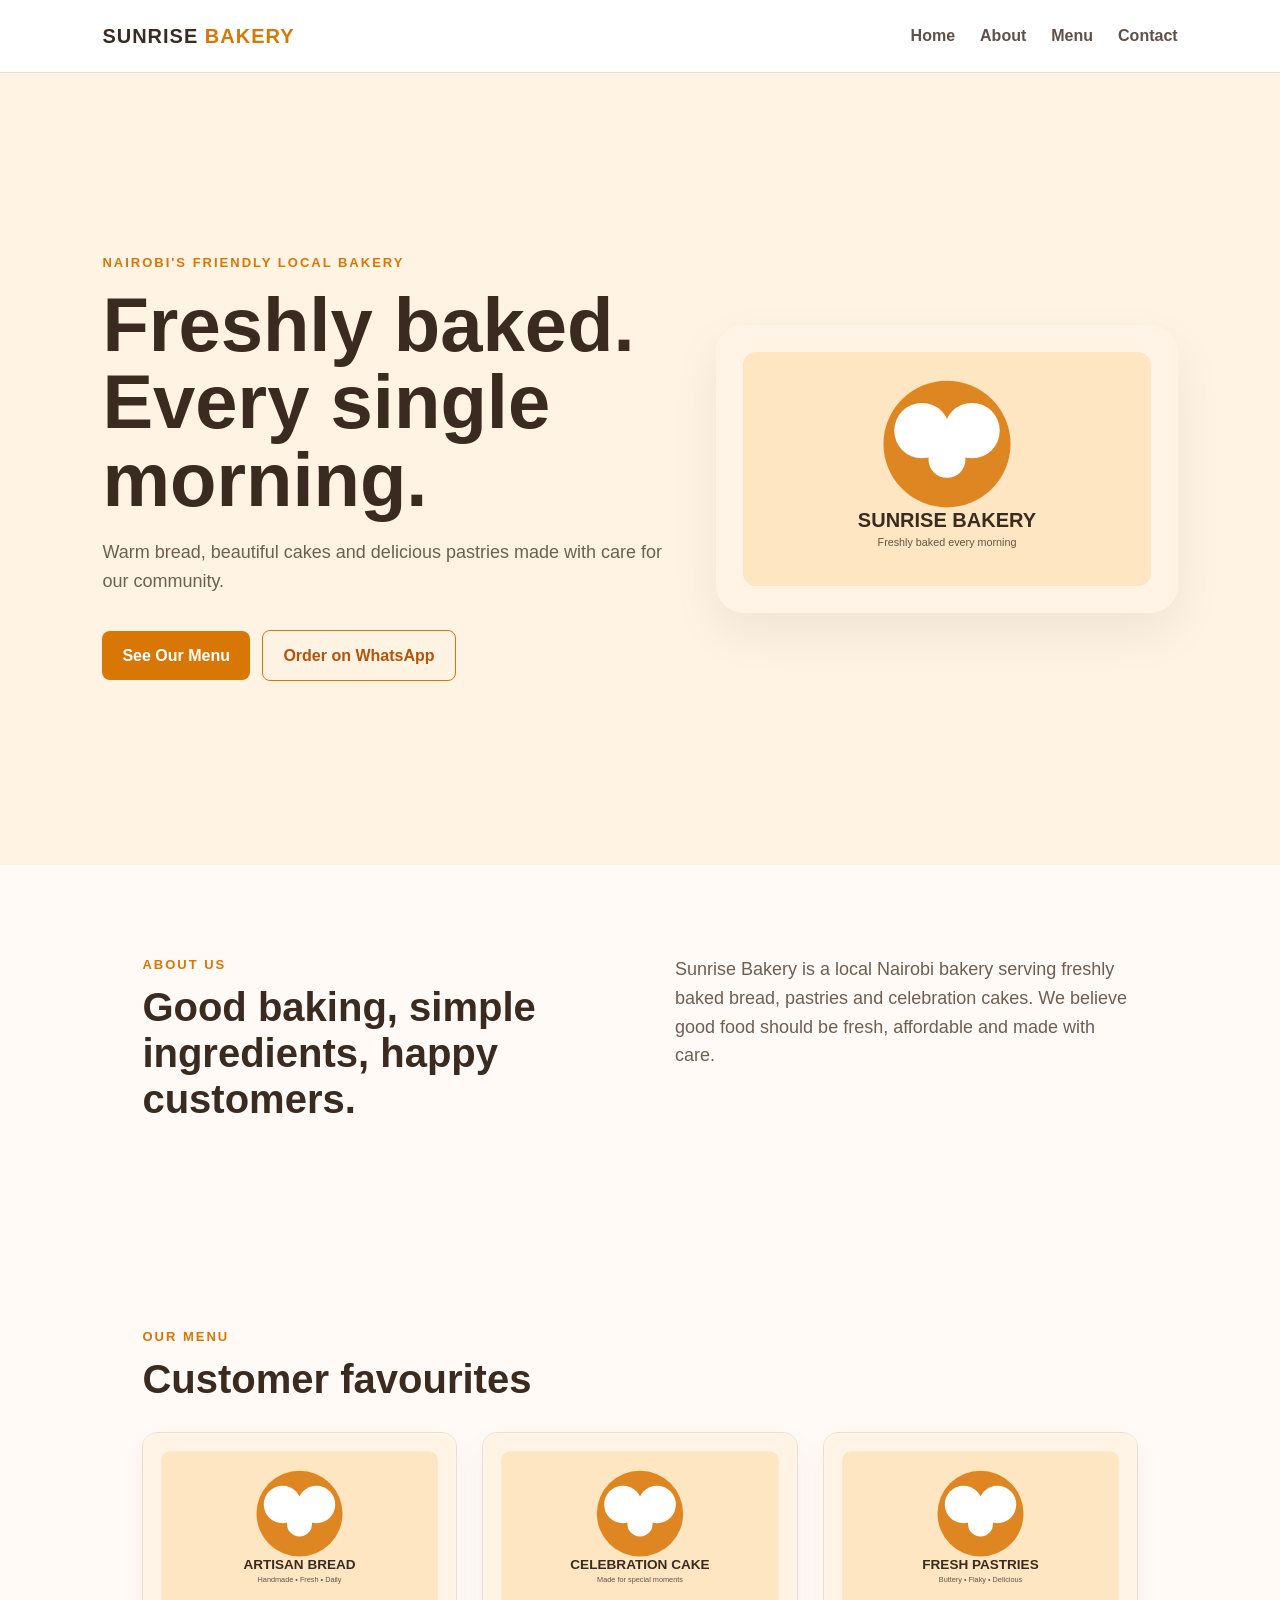
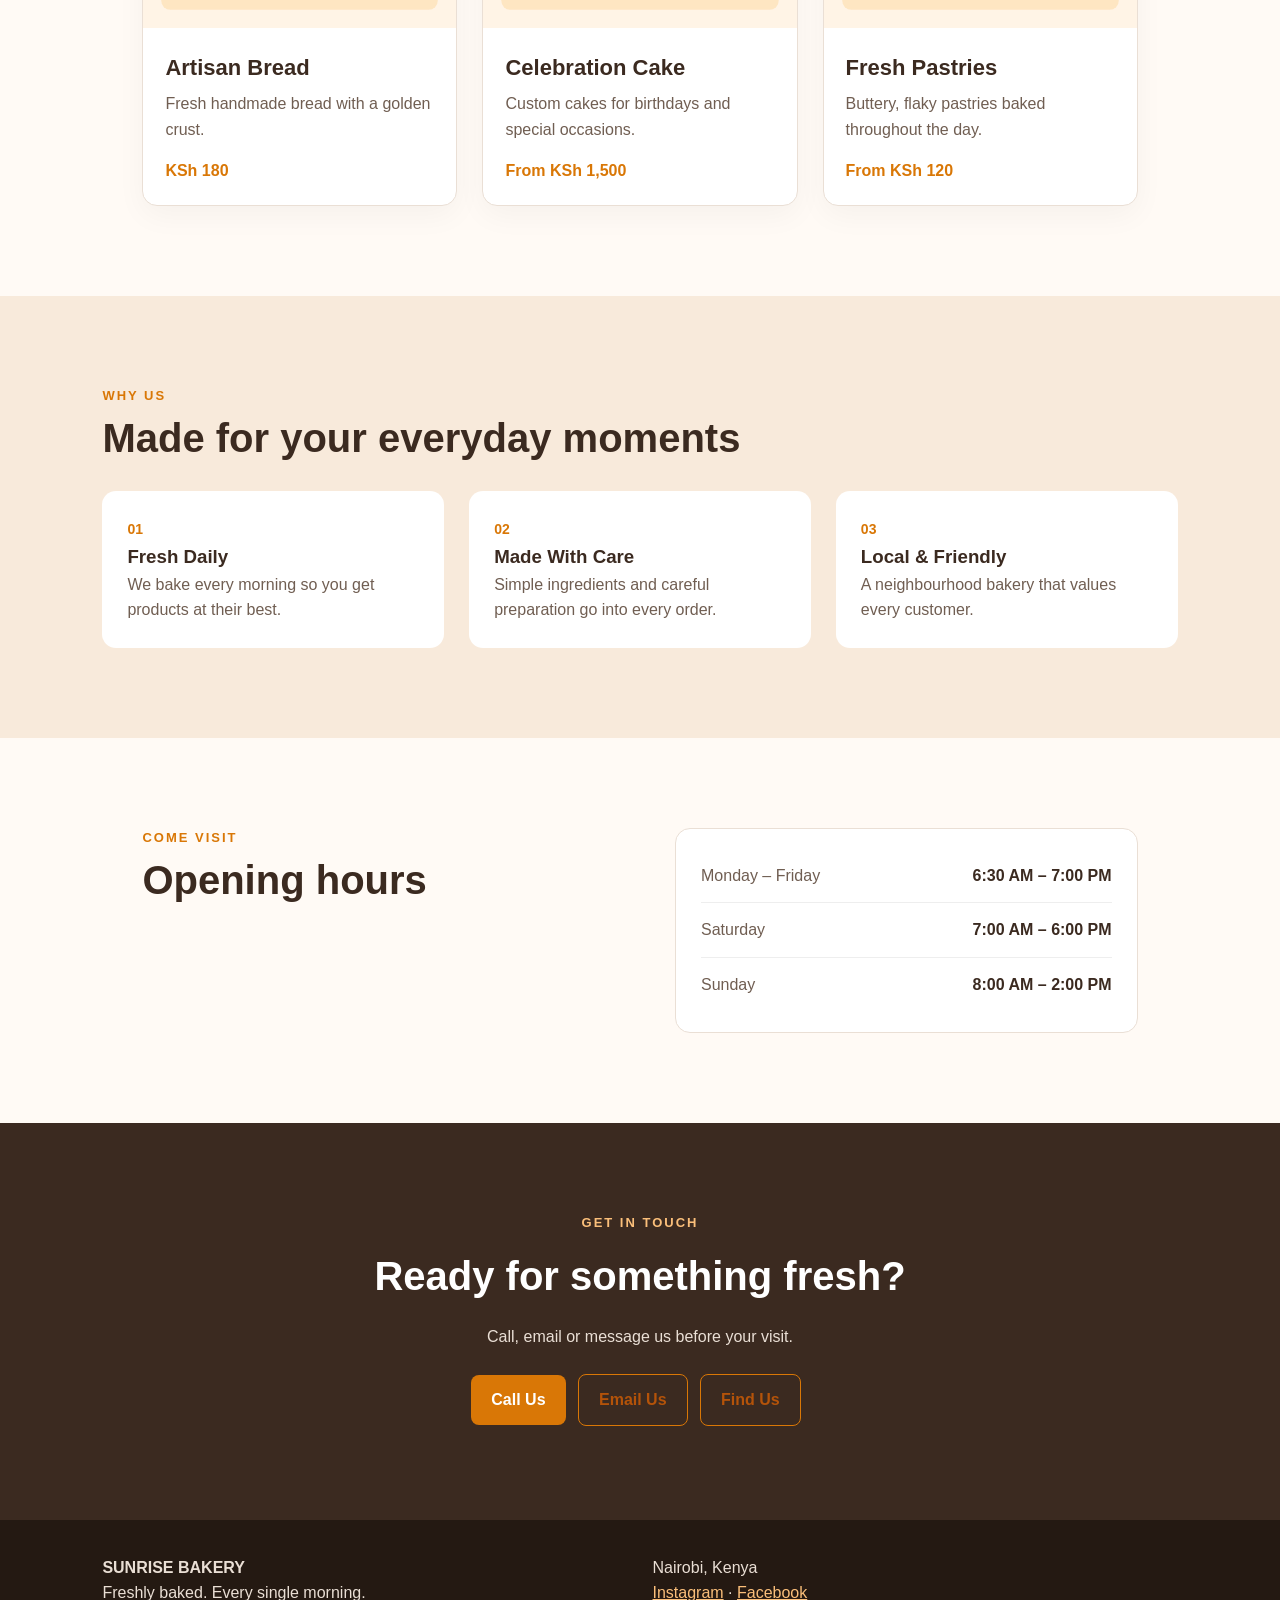
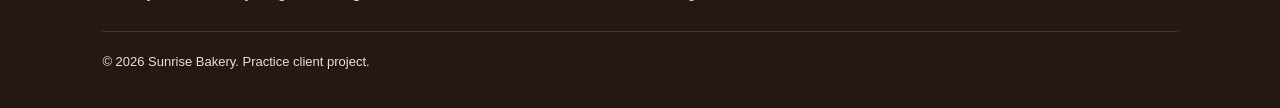
<file: examples/sunrise_bakery_client_html_css_project/reference/index.html>
<!DOCTYPE html>
<html lang="en">

<head>
  <meta charset="UTF-8">
  <meta name="viewport" content="width=device-width, initial-scale=1.0">
  <title>Sunrise Bakery | Nairobi</title>
  <link rel="stylesheet" href="style.css">
</head>

<body>
  <header class="header">
    <a class="logo" href="#home">SUNRISE <span>BAKERY</span></a>
    <nav><a href="#home">Home</a><a href="#about">About</a><a href="#menu">Menu</a><a href="#contact">Contact</a></nav>
  </header>

  <main>
    <section id="home" class="hero">
      <div>
        <p class="eyebrow">NAIROBI'S FRIENDLY LOCAL BAKERY</p>
        <h1>Freshly baked.<br>Every single morning.</h1>
        <p class="lead">Warm bread, beautiful cakes and delicious pastries made with care for our community.</p>
        <a class="button" href="#menu">See Our Menu</a>
        <a class="button outline" href="https://wa.me/254700123456">Order on WhatsApp</a>
      </div>
      <img src="../assets/hero.svg" alt="Sunrise Bakery">
    </section>

    <section id="about" class="section about">
      <div>
        <p class="eyebrow">ABOUT US</p>
        <h2>Good baking, simple ingredients, happy customers.</h2>
      </div>
      <p>Sunrise Bakery is a local Nairobi bakery serving freshly baked bread, pastries and celebration cakes. We
        believe good food should be fresh, affordable and made with care.</p>
    </section>

    <section id="menu" class="section">
      <p class="eyebrow">OUR MENU</p>
      <h2>Customer favourites</h2>
      <div class="grid">
        <article class="card"><img src="../assets/bread.svg" alt="Artisan bread">
          <div>
            <h3>Artisan Bread</h3>
            <p>Fresh handmade bread with a golden crust.</p><strong>KSh 180</strong>
          </div>
        </article>
        <article class="card"><img src="../assets/cake.svg" alt="Celebration cake">
          <div>
            <h3>Celebration Cake</h3>
            <p>Custom cakes for birthdays and special occasions.</p><strong>From KSh 1,500</strong>
          </div>
        </article>
        <article class="card"><img src="../assets/pastry.svg" alt="Fresh pastries">
          <div>
            <h3>Fresh Pastries</h3>
            <p>Buttery, flaky pastries baked throughout the day.</p><strong>From KSh 120</strong>
          </div>
        </article>
      </div>
    </section>

    <section class="section benefits">
      <p class="eyebrow">WHY US</p>
      <h2>Made for your everyday moments</h2>
      <div class="grid">
        <div class="feature"><b>01</b>
          <h3>Fresh Daily</h3>
          <p>We bake every morning so you get products at their best.</p>
        </div>
        <div class="feature"><b>02</b>
          <h3>Made With Care</h3>
          <p>Simple ingredients and careful preparation go into every order.</p>
        </div>
        <div class="feature"><b>03</b>
          <h3>Local & Friendly</h3>
          <p>A neighbourhood bakery that values every customer.</p>
        </div>
      </div>
    </section>

    <section class="section hours">
      <div>
        <p class="eyebrow">COME VISIT</p>
        <h2>Opening hours</h2>
      </div>
      <div class="hours-list">
        <p><span>Monday – Friday</span><b>6:30 AM – 7:00 PM</b></p>
        <p><span>Saturday</span><b>7:00 AM – 6:00 PM</b></p>
        <p><span>Sunday</span><b>8:00 AM – 2:00 PM</b></p>
      </div>
    </section>

    <section id="contact" class="contact">
      <p class="eyebrow">GET IN TOUCH</p>
      <h2>Ready for something fresh?</h2>
      <p>Call, email or message us before your visit.</p>
      <a class="button" href="tel:+254700123456">Call Us</a>
      <a class="button outline" href="mailto:hello@sunrisebakery.example">Email Us</a>
      <a class="button outline" href="https://www.google.com/maps/search/?api=1&query=Nairobi%2C%20Kenya">Find Us</a>
    </section>
  </main>

  <footer>
    <div><strong>SUNRISE BAKERY</strong>
      <p>Freshly baked. Every single morning.</p>
    </div>
    <div>Nairobi, Kenya<br><a href="https://www.instagram.com/">Instagram</a> · <a
        href="https://www.facebook.com/">Facebook</a></div>
    <p class="copyright">© 2026 Sunrise Bakery. Practice client project.</p>
  </footer>
</body>

</html>
</file>
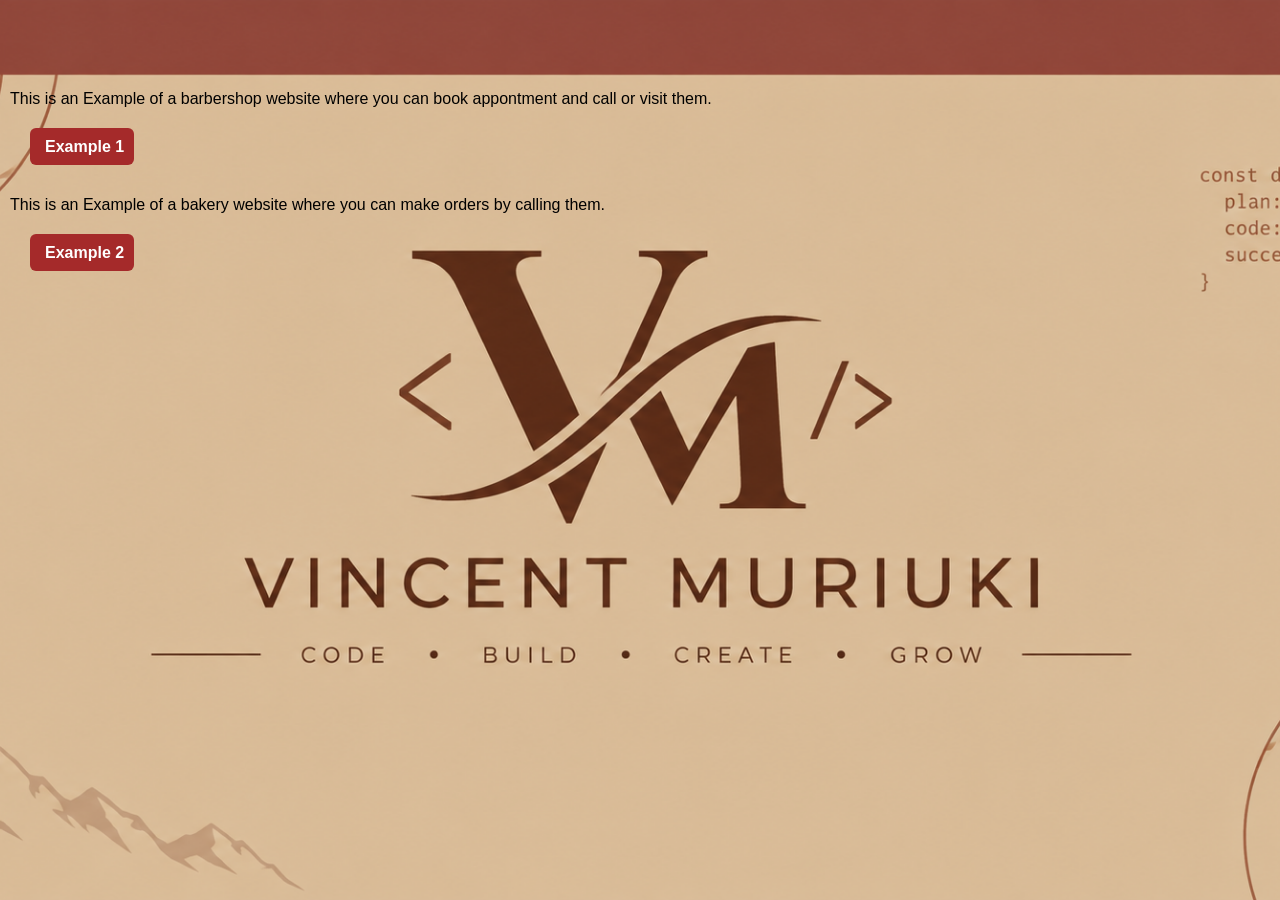
<file: examples/example-singlepage.html>
<!DOCTYPE html>
<html lang="en">
<head>
  <meta charset="UTF-8">
  <meta name="viewport" content="width=device-width, initial-scale=1.0">
  <title>Single page website</title>
  <link rel="stylesheet" href="./styles/singlepage.css">
</head>
<body>
  <p>
    This is an Example of a barbershop website where you can book appontment and call or visit them.
  </p>
  <a class="service-example" href="./barber_shop_project/cut and craft.html">Example 1</a>
  <p>
    This is an Example of a bakery website where you can make orders by calling them.
  </p>
  <a class="service-example" href="./Sunrise_Bakery_Client_HTML_CSS_Project/starter/sunrise-bakery.html">Example 2</a>
</body>
</html>
</file>
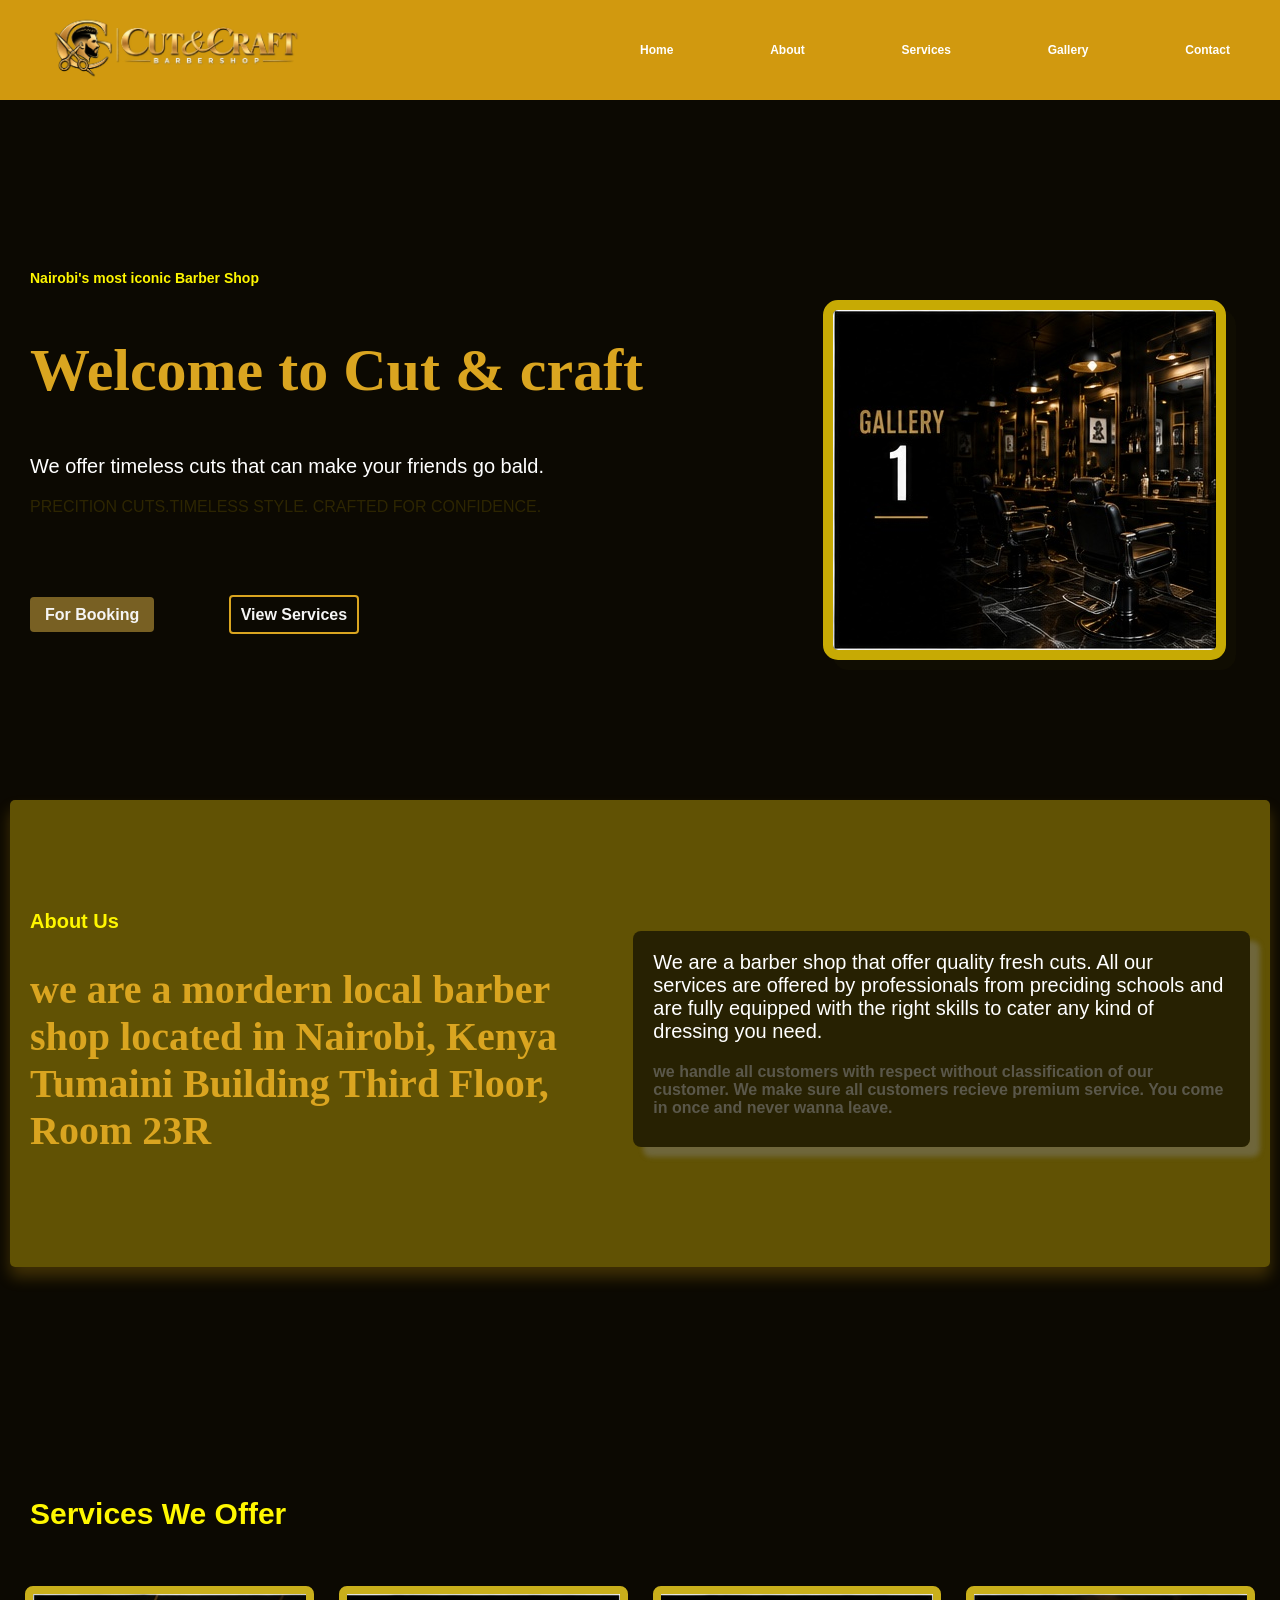
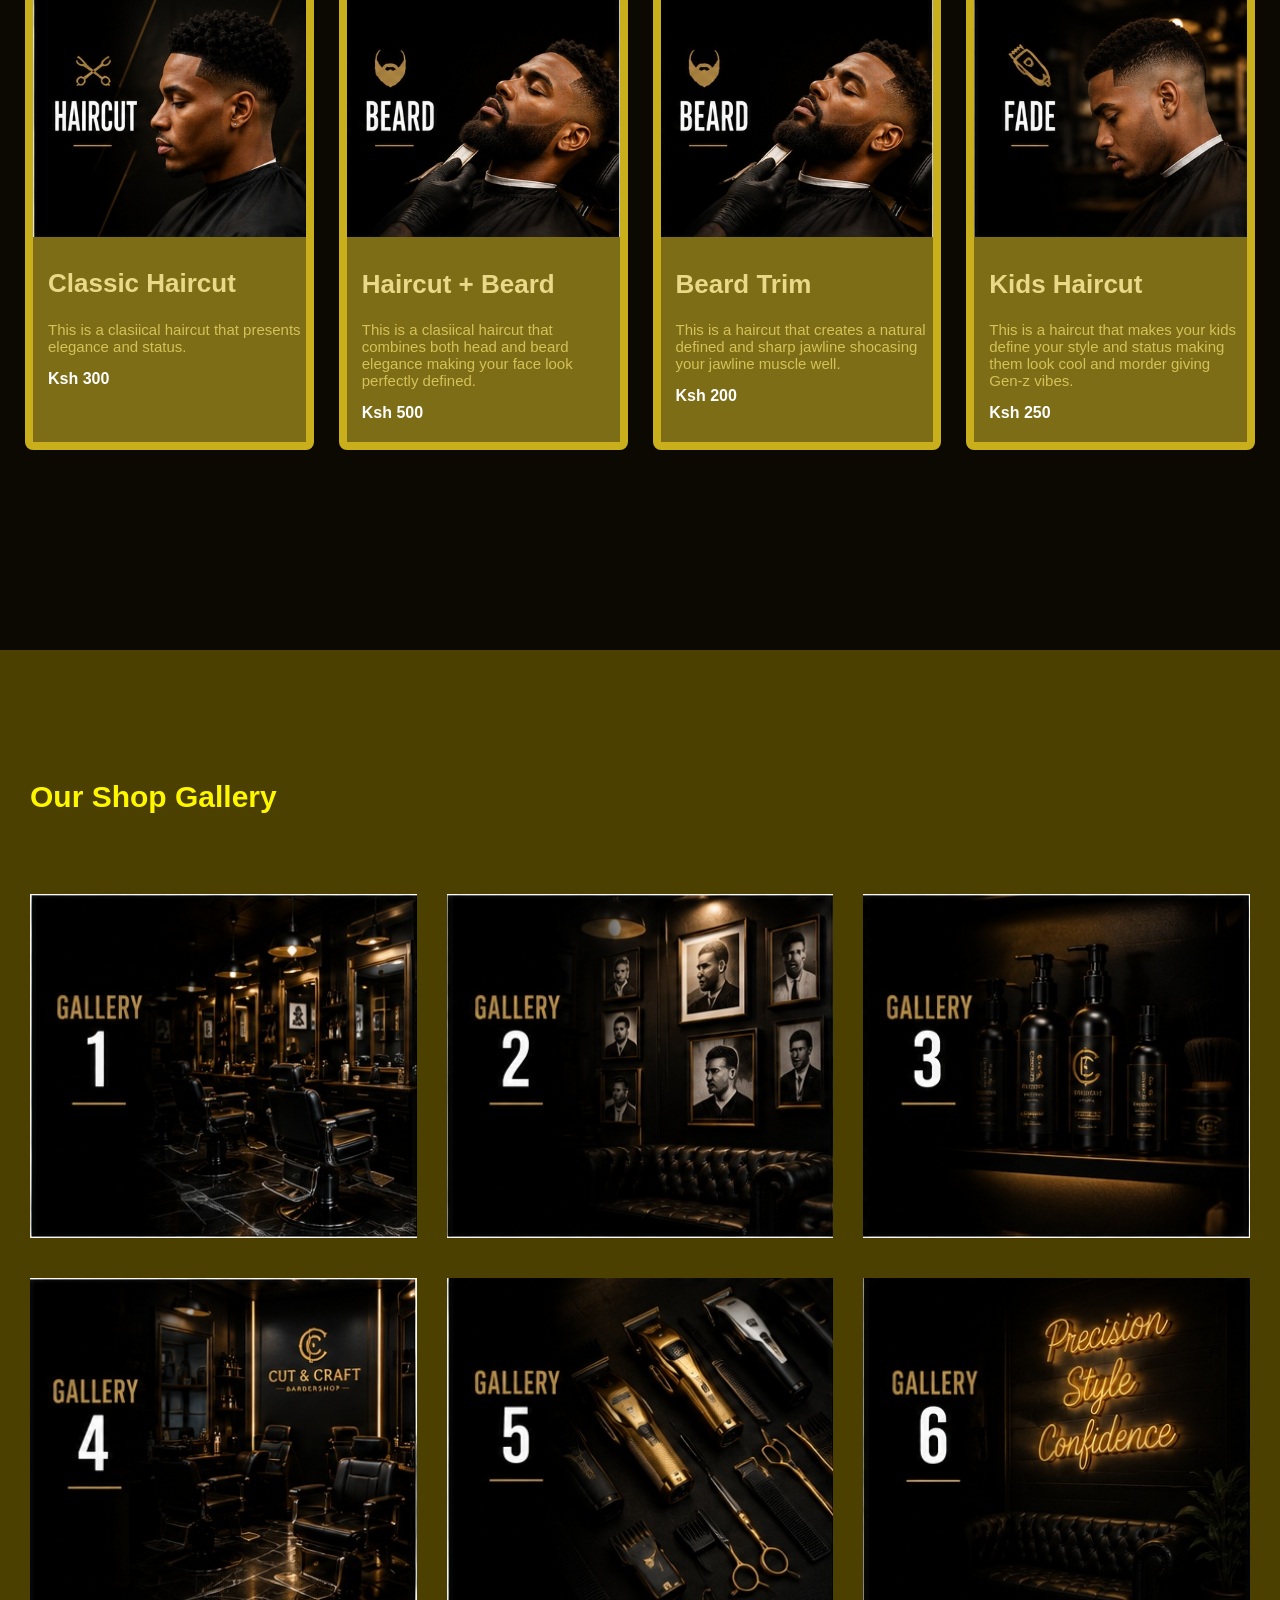
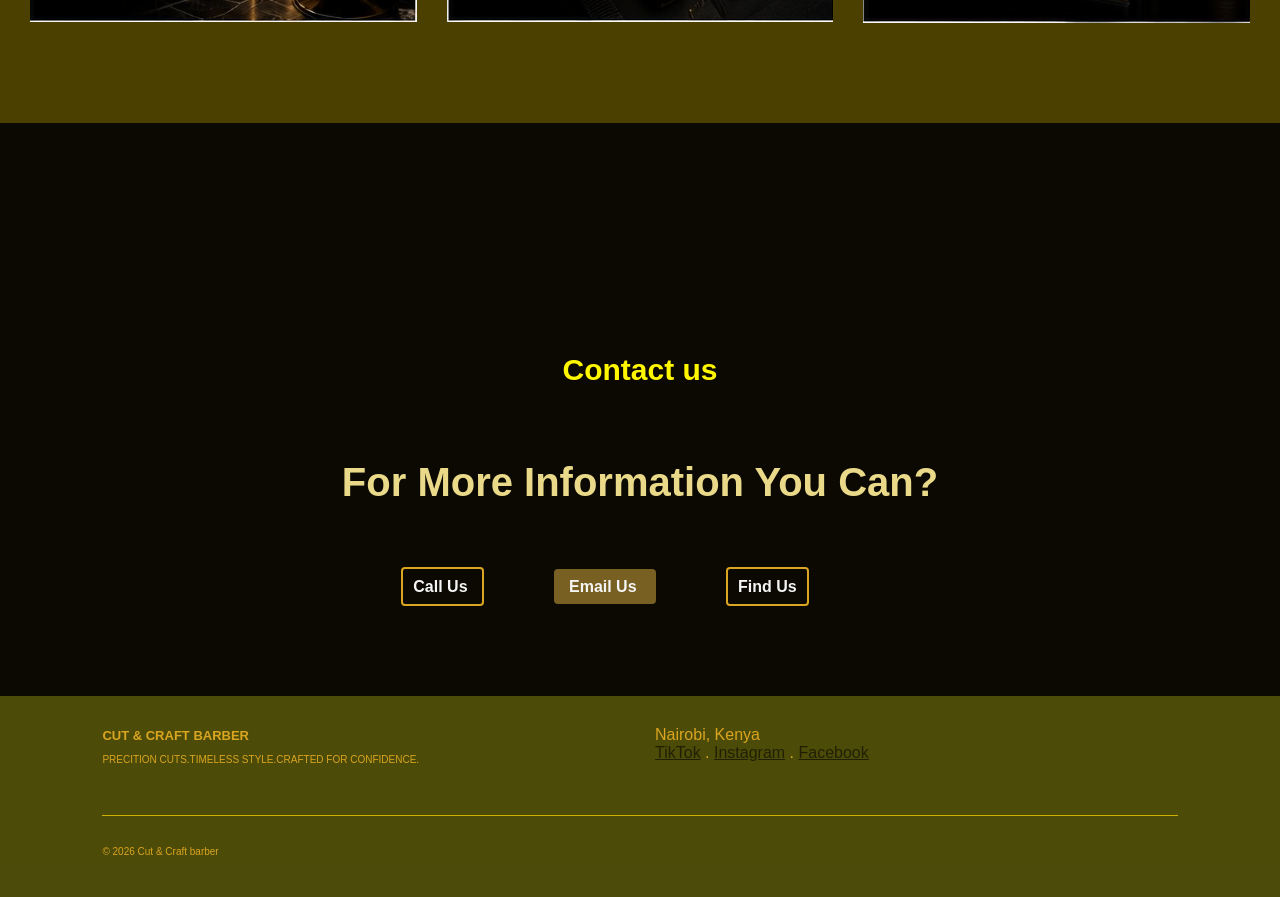
<file: examples/barber_shop_project/cut and craft.html>
<!DOCTYPE html>
<html lang="en">

<head>
  <meta charset="UTF-8">
  <meta name="viewport" content="width=device-width, initial-scale=1.0">
  <title>Cut & Craft barber_shop</title>
  <link rel="stylesheet" href="cut_and_craft.css">
</head>

<body>
  <header>
    <a href="#home">
      <img class="name" src="images/name-logo.png" alt="">
    </a>
    <nav>
      <a href="#home">Home</a>
      <a href="#about">About</a>
      <a href="#services">Services</a>
      <a href="#gallery">Gallery</a>
      <a href="#contact">Contact</a>
    </nav>
  </header>

  <section id="home" class="Home-tab">
    <div class="description">
      <p class="top">Nairobi's most iconic Barber Shop</p>
      <h1>
        Welcome to Cut & craft
      </h1>
      <p class="text">
        We offer timeless cuts that can make your friends go bald.
      </p>
      <p class="motto">
        PRECITION CUTS.TIMELESS STYLE.
        CRAFTED FOR CONFIDENCE.
      </p>
      <a class="button" href="https://wa.me/254711234567">For Booking</a>
      <a class="button-service" href="#services">View Services</a>
    </div>
    <div class="home-image">
      <img src="images/gallery-1.jpg" alt="">
    </div>
  </section>

  <section id="about" class="About-tab">
    <div>
      <p class="top">About Us</p>
      <h1>
        we are a mordern local barber shop located in Nairobi, Kenya Tumaini Building Third Floor, Room 23R
      </h1>
    </div>
    <div class="about-left">
      <p>
        We are a barber shop that offer quality fresh cuts. All our services are offered by professionals from preciding
        schools and are fully equipped with the right skills to cater any kind of dressing you need.
      </p>
      <b>
        we handle all customers with respect without classification of our customer. We make sure all customers recieve
        premium service. You come in once and never wanna leave.
      </b>
    </div>
  </section>

  <section id="services" class="services-tab">
    <div class="service-top">
    <p class="top">Services We Offer</p>
    </div>
    <div class="grid">
      <article class="card">
        <img src="images/haircut.jpg" alt="">
        <div>
          <h2>
            Classic Haircut
          </h2>
          <p>
            This is a clasiical haircut that presents elegance and status.
          </p>
          <b>Ksh 300</b>
        </div>
      </article>
      <article class="card ">
        <img src="images/beard.jpg" alt="">
        <div>
          <h2>
            Haircut + Beard
          </h2>
          <p>
            This is a clasiical haircut that combines both head and beard elegance making your face look perfectly defined.
          </p>
          <b>Ksh 500</b>
        </div>
      </article>
      <article class="card">
        <img src="images/beard.jpg" alt="">
        <div>
          <h2>
            Beard Trim
          </h2>
          <p>
            This is a haircut that creates a natural defined and sharp jawline shocasing your jawline muscle well.
          </p>
          <b>Ksh 200</b>
        </div>
      </article>
      <article class="card">
        <img src="images/fade.jpg" alt="">
        <div>
          <h2>
            Kids Haircut
          </h2>
          <p>
            This is a haircut that makes your kids define your style and status making them look cool and morder giving
            Gen-z vibes.
          </p>
          <b>Ksh 250</b>
        </div>
      </article>
    </div>
  </section>

  <section id="gallery" class="gallery-tab">
    <p class="top">
      Our Shop Gallery
    </p>
    <div class="images">
    <img src="images/gallery-1.jpg" alt="">
    <img src="images/gallery-2.jpg" alt="">
    <img src="images/gallery-3.jpg" alt="">
    <img src="images/gallery-4.jpg" alt="">
    <img src="images/gallery-5.jpg" alt="">
    <img src="images/gallery-6.jpg" alt="">
    </div>
  </section>

  <section id="contact" class="Contact-tab">
    <p class="top">Contact us</p>
    <h2>
      For More Information You Can?
    </h2>
    <a class="button-service" href="tel:+254711234567">
      Call Us
    </a>
    <a class="button" href="mailto:hello@freshcut.example">
      Email Us
    </a>
    <a class="button-service" href="https://www.google.com/maps/search/?&api=1query=Nairobi%2C%20Kenya">
      Find Us
    </a>
  </section>

  <footer>
    <div>
      <strong>CUT & CRAFT BARBER</strong>
      <P>
        PRECITION CUTS.TIMELESS STYLE.CRAFTED FOR CONFIDENCE.
      </P>
    </div>
    <div>
      Nairobi, Kenya
      <br>
      <a href="https://www.tiktok.com">TikTok</a>
      .
      <a href="https://www.instagram.com">Instagram</a>
      .
      <a href="https://www.facebook.com">Facebook</a>
    </div>
     <p class="copyright">© 2026 Cut & Craft barber</p>
    </footer>
</body>

</html>
</file>
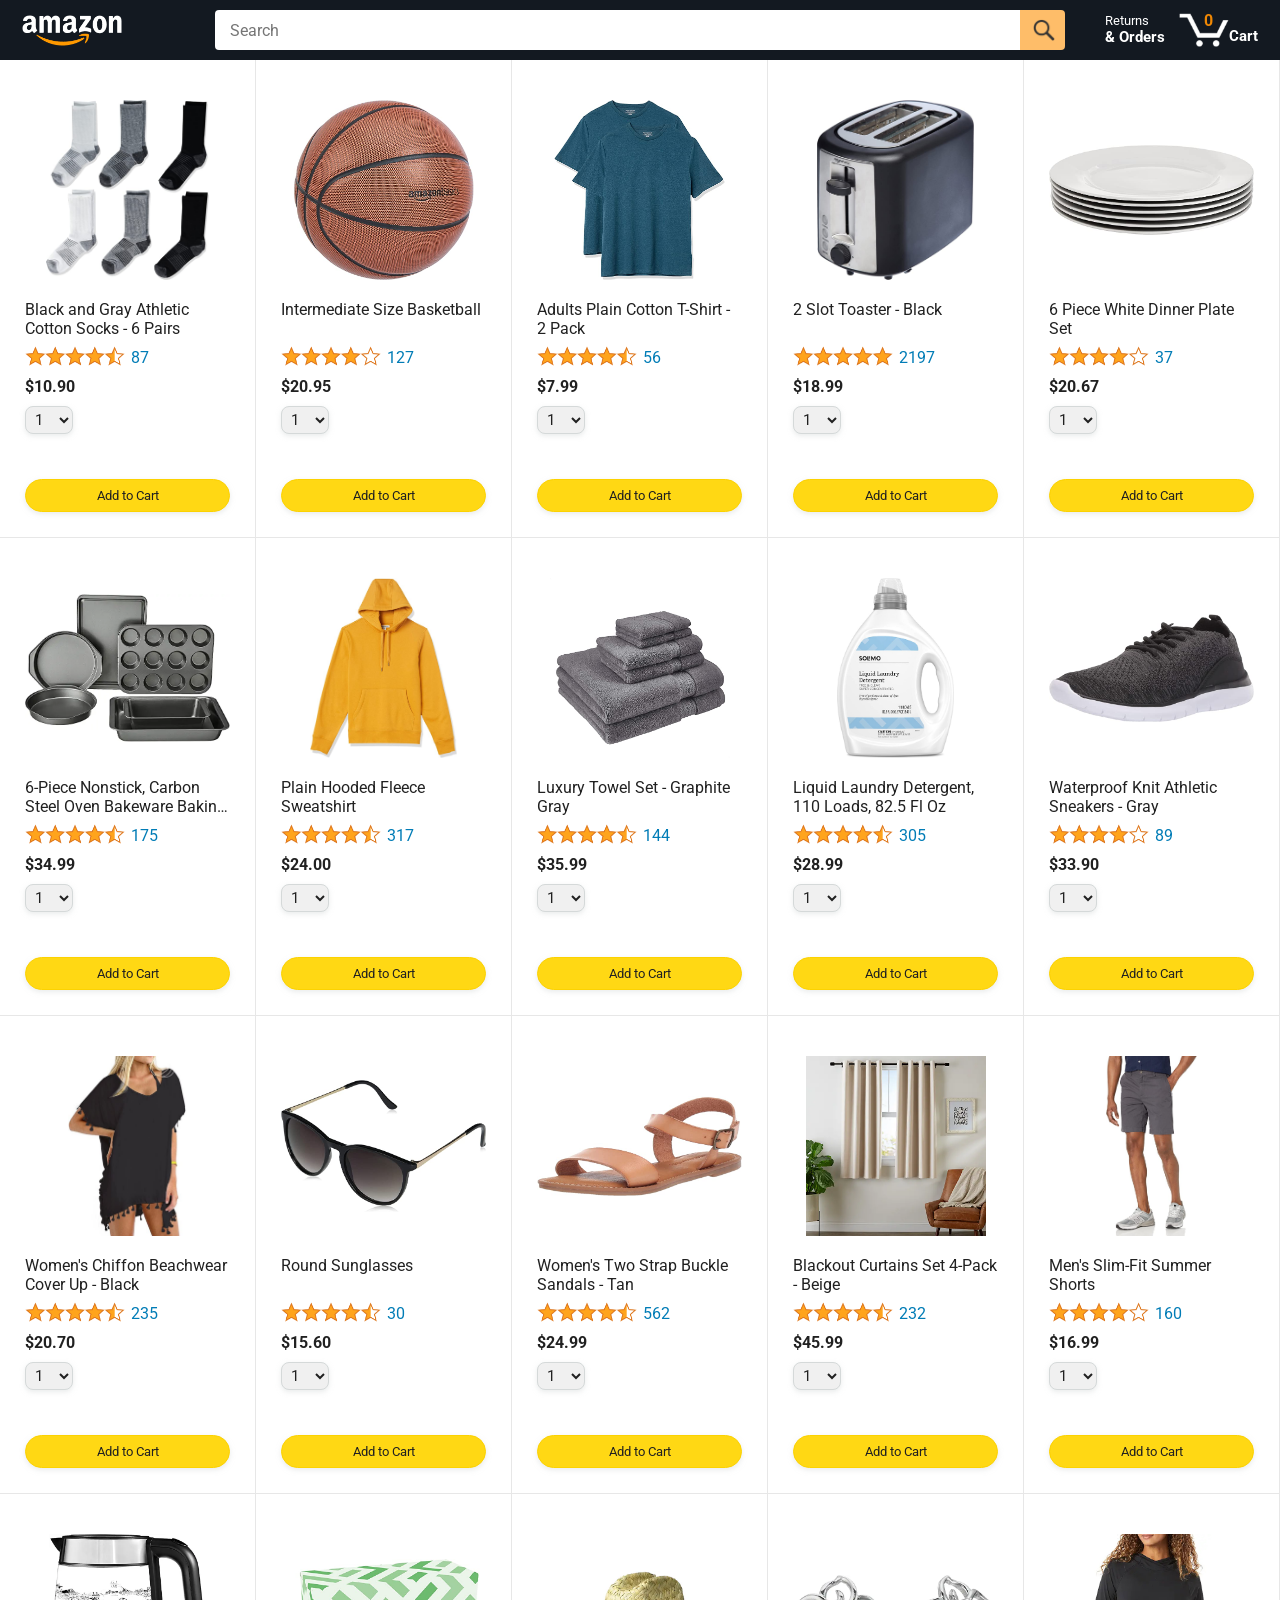
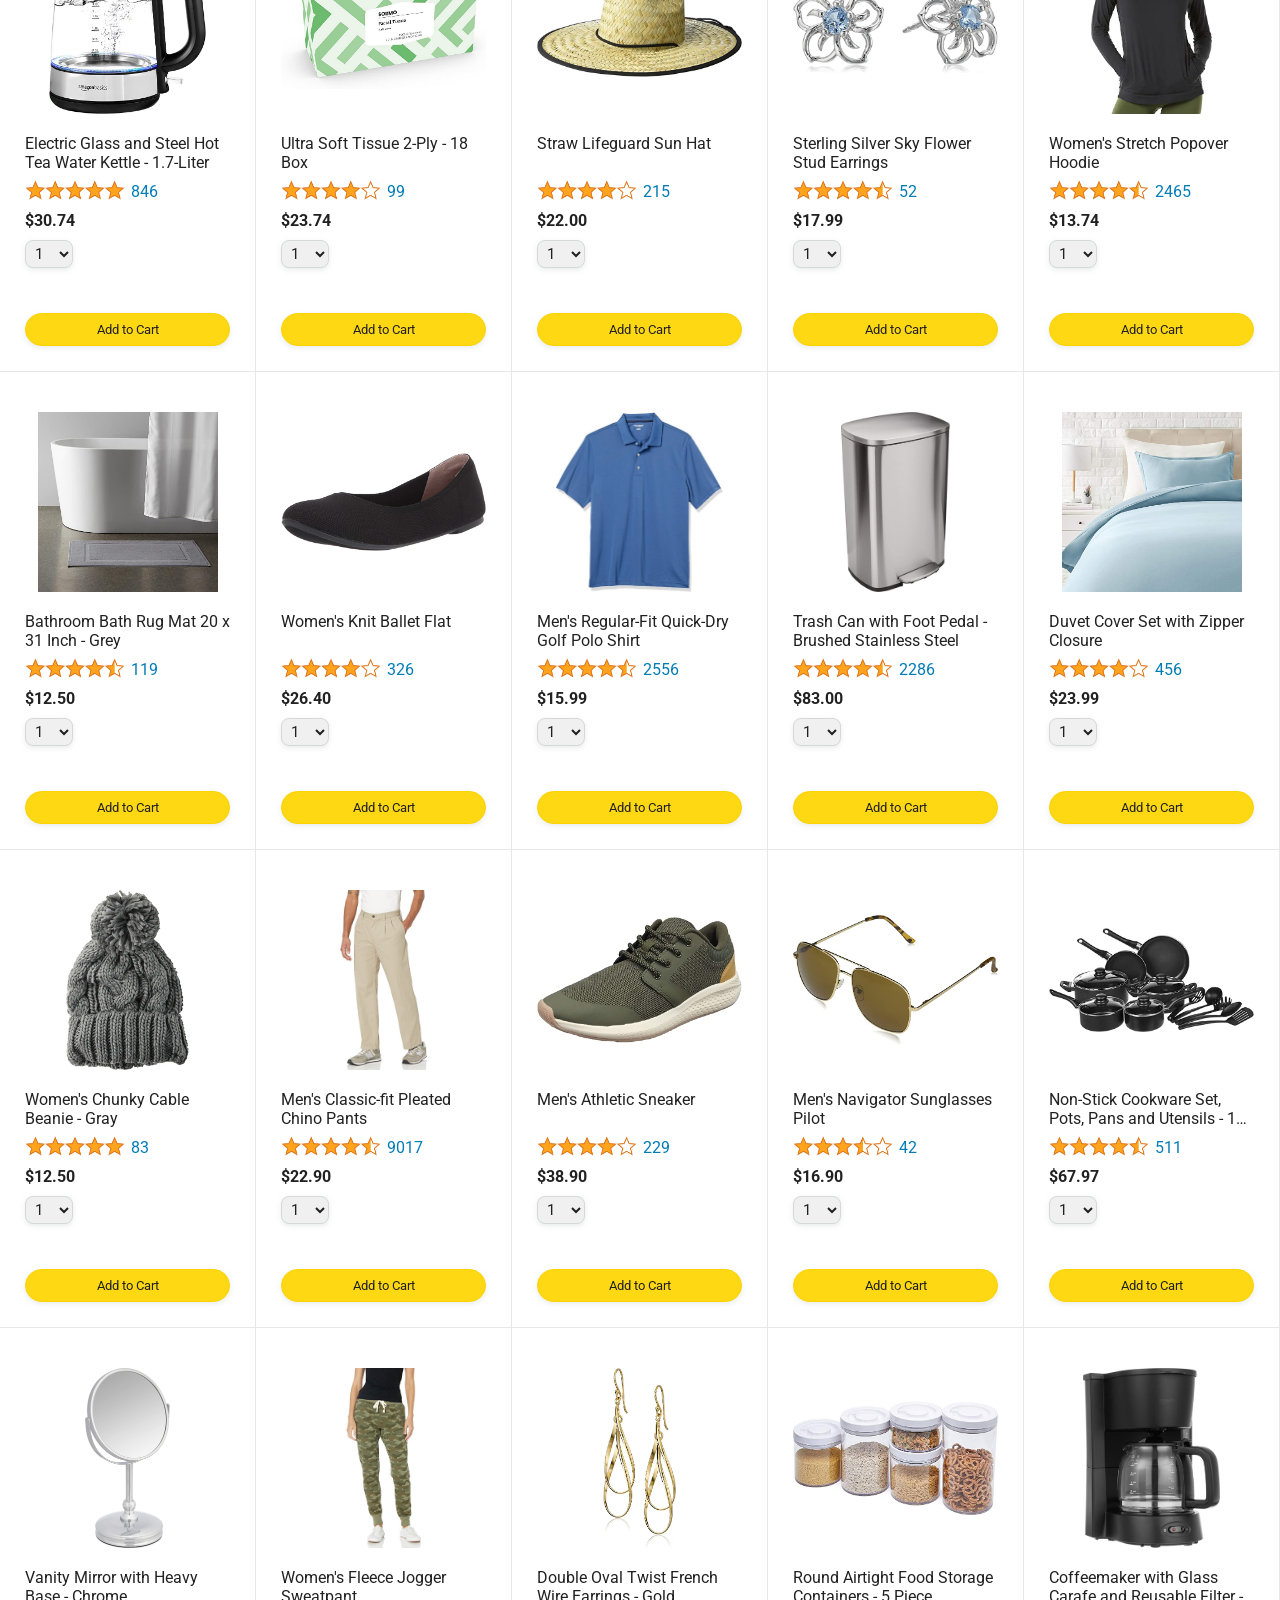
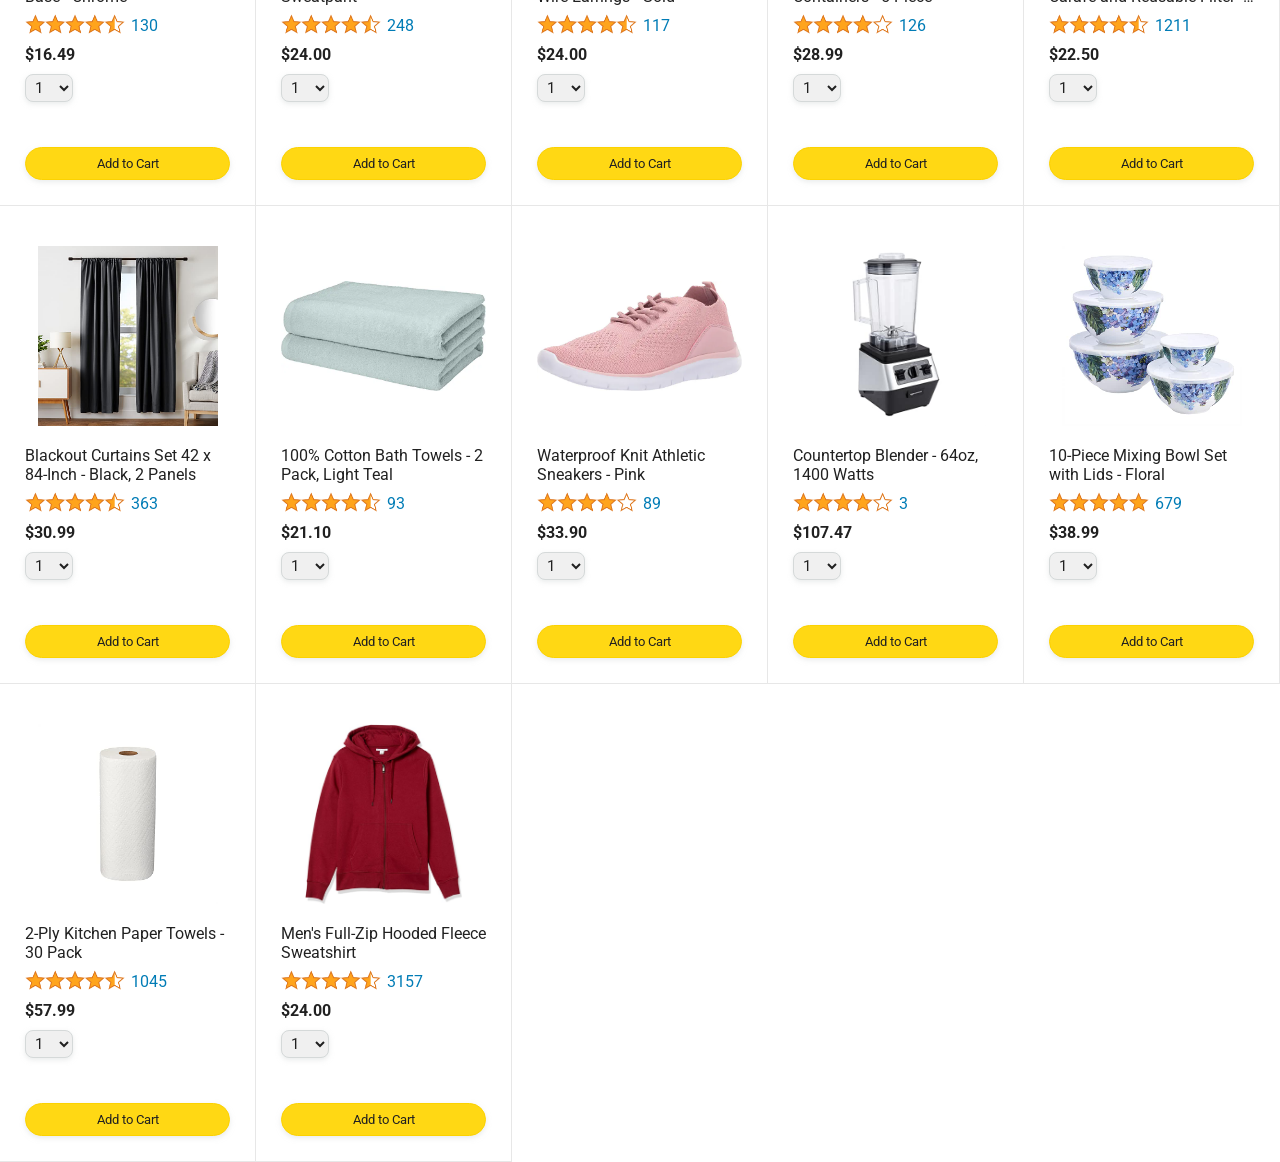
<file: examples/javascript-amazon-project-main/amazon.html>
<!DOCTYPE html>
<html>
  <head>
    <title>Amazon Project</title>

    <!-- This code is needed for responsive design to work.
      (Responsive design = make the website look good on
      smaller screen sizes like a phone or a tablet). -->
    <meta name="viewport" content="width=device-width, initial-scale=1">

    <!-- Load a font called Roboto from Google Fonts. -->
    <link rel="preconnect" href="https://fonts.googleapis.com">
    <link rel="preconnect" href="https://fonts.gstatic.com" crossorigin>
    <link href="https://fonts.googleapis.com/css2?family=Roboto:wght@400;500;700&display=swap" rel="stylesheet">

    <!-- Here are the CSS files for this page. -->
    <link rel="stylesheet" href="styles/shared/general.css">
    <link rel="stylesheet" href="styles/shared/amazon-header.css">
    <link rel="stylesheet" href="styles/pages/amazon.css">
  </head>
  <body>
    <div class="amazon-header">
      <div class="amazon-header-left-section">
        <a href="amazon.html" class="header-link">
          <img class="amazon-logo"
            src="images/amazon-logo-white.png">
          <img class="amazon-mobile-logo"
            src="images/amazon-mobile-logo-white.png">
        </a>
      </div>

      <div class="amazon-header-middle-section">
        <input class="search-bar" type="text" placeholder="Search">

        <button class="search-button">
          <img class="search-icon" src="images/icons/search-icon.png">
        </button>
      </div>

      <div class="amazon-header-right-section">
        <a class="orders-link header-link" href="orders.html">
          <span class="returns-text">Returns</span>
          <span class="orders-text">& Orders</span>
        </a>

        <a class="cart-link header-link" href="checkout.html">
          <img class="cart-icon" src="images/icons/cart-icon.png">
          <div class="cart-quantity js-cart-quantity">0</div>
          <div class="cart-text">Cart</div>
        </a>
      </div>
    </div>
    
    <div class="main">
      <div class="products-grid js-products-grid">
      </div>
    </div>

    <script type="module" src="scripts/amazon.js"></script>
  </body>
</html>
</file>
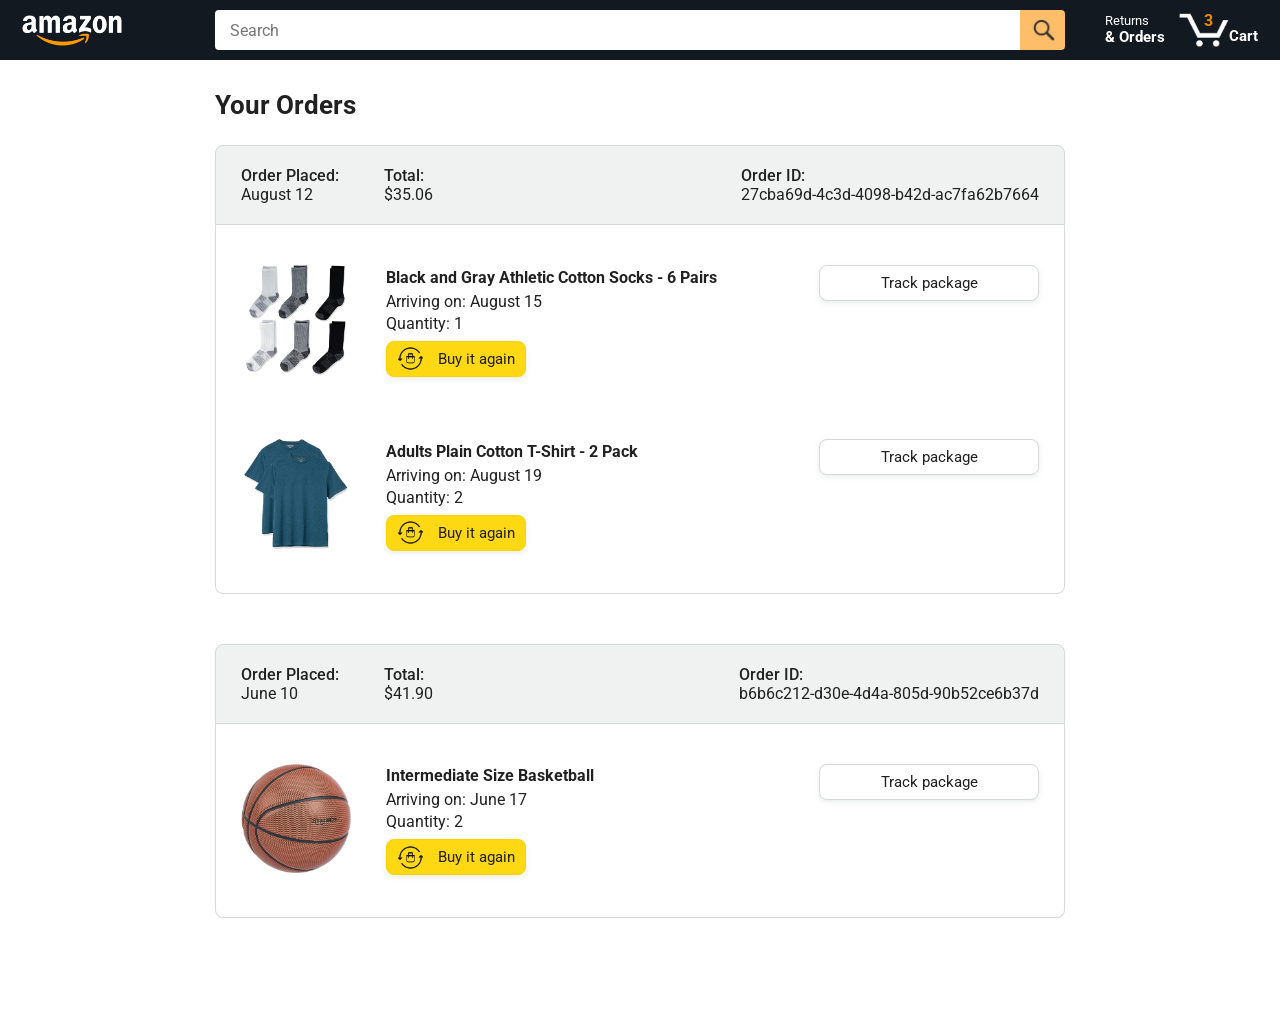
<file: examples/javascript-amazon-project-main/orders.html>
<!DOCTYPE html>
<html>
  <head>
    <title>Orders</title>

    <!-- This code is needed for responsive design to work.
      (Responsive design = make the website look good on
      smaller screen sizes like a phone or a tablet). -->
    <meta name="viewport" content="width=device-width, initial-scale=1">

    <!-- Load a font called Roboto from Google Fonts. -->
    <link rel="preconnect" href="https://fonts.googleapis.com">
    <link rel="preconnect" href="https://fonts.gstatic.com" crossorigin>
    <link href="https://fonts.googleapis.com/css2?family=Roboto:wght@400;500;700&display=swap" rel="stylesheet">

    <!-- Here are the CSS files for this page. -->
    <link rel="stylesheet" href="styles/shared/general.css">
    <link rel="stylesheet" href="styles/shared/amazon-header.css">
    <link rel="stylesheet" href="styles/pages/orders.css">
  </head>
  <body>
    <div class="amazon-header">
      <div class="amazon-header-left-section">
        <a href="amazon.html" class="header-link">
          <img class="amazon-logo"
            src="images/amazon-logo-white.png">
          <img class="amazon-mobile-logo"
            src="images/amazon-mobile-logo-white.png">
        </a>
      </div>

      <div class="amazon-header-middle-section">
        <input class="search-bar" type="text" placeholder="Search">

        <button class="search-button">
          <img class="search-icon" src="images/icons/search-icon.png">
        </button>
      </div>

      <div class="amazon-header-right-section">
        <a class="orders-link header-link" href="orders.html">
          <span class="returns-text">Returns</span>
          <span class="orders-text">& Orders</span>
        </a>

        <a class="cart-link header-link" href="checkout.html">
          <img class="cart-icon" src="images/icons/cart-icon.png">
          <div class="cart-quantity">3</div>
          <div class="cart-text">Cart</div>
        </a>
      </div>
    </div>

    <div class="main">
      <div class="page-title">Your Orders</div>

      <div class="orders-grid">
        <div class="order-container">
          
          <div class="order-header">
            <div class="order-header-left-section">
              <div class="order-date">
                <div class="order-header-label">Order Placed:</div>
                <div>August 12</div>
              </div>
              <div class="order-total">
                <div class="order-header-label">Total:</div>
                <div>$35.06</div>
              </div>
            </div>

            <div class="order-header-right-section">
              <div class="order-header-label">Order ID:</div>
              <div>27cba69d-4c3d-4098-b42d-ac7fa62b7664</div>
            </div>
          </div>

          <div class="order-details-grid">
            <div class="product-image-container">
              <img src="images/products/athletic-cotton-socks-6-pairs.jpg">
            </div>

            <div class="product-details">
              <div class="product-name">
                Black and Gray Athletic Cotton Socks - 6 Pairs
              </div>
              <div class="product-delivery-date">
                Arriving on: August 15
              </div>
              <div class="product-quantity">
                Quantity: 1
              </div>
              <button class="buy-again-button button-primary">
                <img class="buy-again-icon" src="images/icons/buy-again.png">
                <span class="buy-again-message">Buy it again</span>
              </button>
            </div>

            <div class="product-actions">
              <a href="tracking.html">
                <button class="track-package-button button-secondary">
                  Track package
                </button>
              </a>
            </div>

            <div class="product-image-container">
              <img src="images/products/adults-plain-cotton-tshirt-2-pack-teal.jpg">
            </div>

            <div class="product-details">
              <div class="product-name">
                Adults Plain Cotton T-Shirt - 2 Pack
              </div>
              <div class="product-delivery-date">
                Arriving on: August 19
              </div>
              <div class="product-quantity">
                Quantity: 2
              </div>
              <button class="buy-again-button button-primary">
                <img class="buy-again-icon" src="images/icons/buy-again.png">
                <span class="buy-again-message">Buy it again</span>
              </button>
            </div>

            <div class="product-actions">
              <a href="tracking.html">
                <button class="track-package-button button-secondary">
                  Track package
                </button>
              </a>
            </div>
          </div>
        </div>

        <div class="order-container">

          <div class="order-header">
            <div class="order-header-left-section">
              <div class="order-date">
                <div class="order-header-label">Order Placed:</div>
                <div>June 10</div>
              </div>
              <div class="order-total">
                <div class="order-header-label">Total:</div>
                <div>$41.90</div>
              </div>
            </div>

            <div class="order-header-right-section">
              <div class="order-header-label">Order ID:</div>
              <div>b6b6c212-d30e-4d4a-805d-90b52ce6b37d</div>
            </div>
          </div>

          <div class="order-details-grid">
            <div class="product-image-container">
              <img src="images/products/intermediate-composite-basketball.jpg">
            </div>

            <div class="product-details">
              <div class="product-name">
                Intermediate Size Basketball
              </div>
              <div class="product-delivery-date">
                Arriving on: June 17
              </div>
              <div class="product-quantity">
                Quantity: 2
              </div>
              <button class="buy-again-button button-primary">
                <img class="buy-again-icon" src="images/icons/buy-again.png">
                <span class="buy-again-message">Buy it again</span>
              </button>
            </div>

            <div class="product-actions">
              <a href="tracking.html">
                <button class="track-package-button button-secondary">
                  Track package
                </button>
              </a>
            </div>
          </div>
        </div>
      </div>
    </div>
  </body>
</html>
</file>
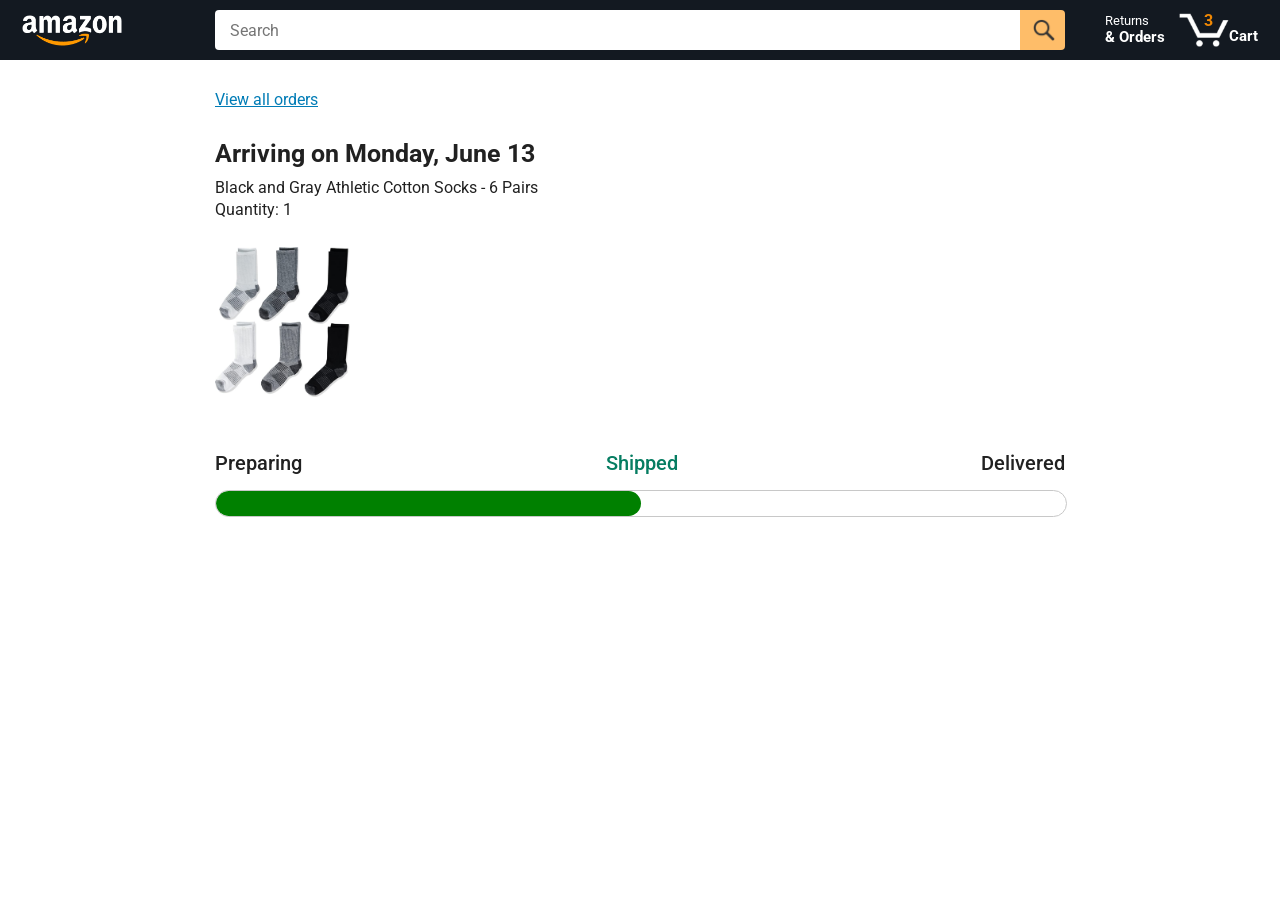
<file: examples/javascript-amazon-project-main/tracking.html>
<!DOCTYPE html>
<html>
  <head>
    <title>Tracking</title>

    <!-- This code is needed for responsive design to work.
      (Responsive design = make the website look good on
      smaller screen sizes like a phone or a tablet). -->
    <meta name="viewport" content="width=device-width, initial-scale=1">

    <!-- Load a font called Roboto from Google Fonts. -->
    <link rel="preconnect" href="https://fonts.googleapis.com">
    <link rel="preconnect" href="https://fonts.gstatic.com" crossorigin>
    <link href="https://fonts.googleapis.com/css2?family=Roboto:wght@400;500;700&display=swap" rel="stylesheet">

    <!-- Here are the CSS files for this page. -->
    <link rel="stylesheet" href="styles/shared/general.css">
    <link rel="stylesheet" href="styles/shared/amazon-header.css">
    <link rel="stylesheet" href="styles/pages/tracking.css">
  </head>
  <body>
    <div class="amazon-header">
      <div class="amazon-header-left-section">
        <a href="amazon.html" class="header-link">
          <img class="amazon-logo"
            src="images/amazon-logo-white.png">
          <img class="amazon-mobile-logo"
            src="images/amazon-mobile-logo-white.png">
        </a>
      </div>

      <div class="amazon-header-middle-section">
        <input class="search-bar" type="text" placeholder="Search">

        <button class="search-button">
          <img class="search-icon" src="images/icons/search-icon.png">
        </button>
      </div>

      <div class="amazon-header-right-section">
        <a class="orders-link header-link" href="orders.html">
          <span class="returns-text">Returns</span>
          <span class="orders-text">& Orders</span>
        </a>

        <a class="cart-link header-link" href="checkout.html">
          <img class="cart-icon" src="images/icons/cart-icon.png">
          <div class="cart-quantity">3</div>
          <div class="cart-text">Cart</div>
        </a>
      </div>
    </div>

    <div class="main">
      <div class="order-tracking">
        <a class="back-to-orders-link link-primary" href="orders.html">
          View all orders
        </a>

        <div class="delivery-date">
          Arriving on Monday, June 13
        </div>

        <div class="product-info">
          Black and Gray Athletic Cotton Socks - 6 Pairs
        </div>

        <div class="product-info">
          Quantity: 1
        </div>

        <img class="product-image" src="images/products/athletic-cotton-socks-6-pairs.jpg">

        <div class="progress-labels-container">
          <div class="progress-label">
            Preparing
          </div>
          <div class="progress-label current-status">
            Shipped
          </div>
          <div class="progress-label">
            Delivered
          </div>
        </div>

        <div class="progress-bar-container">
          <div class="progress-bar"></div>
        </div>
      </div>
    </div>
  </body>
</html>
</file>
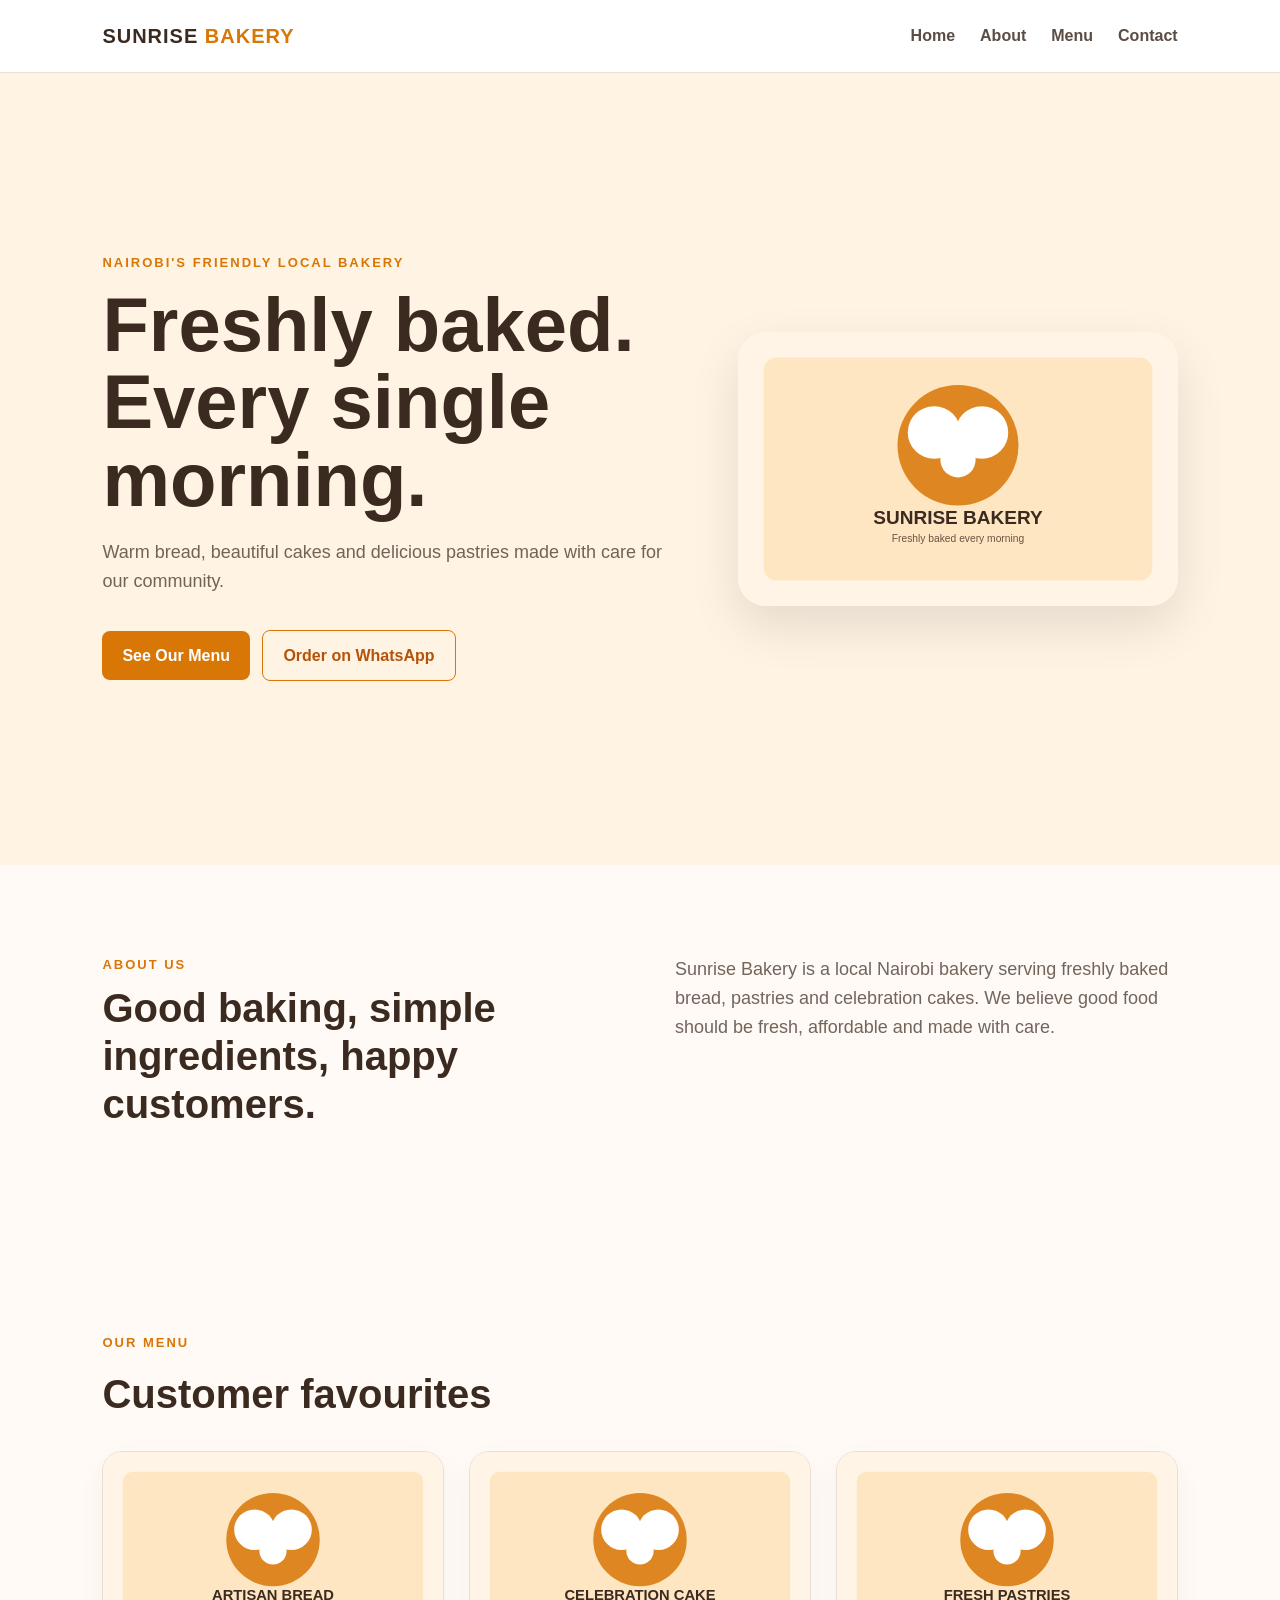
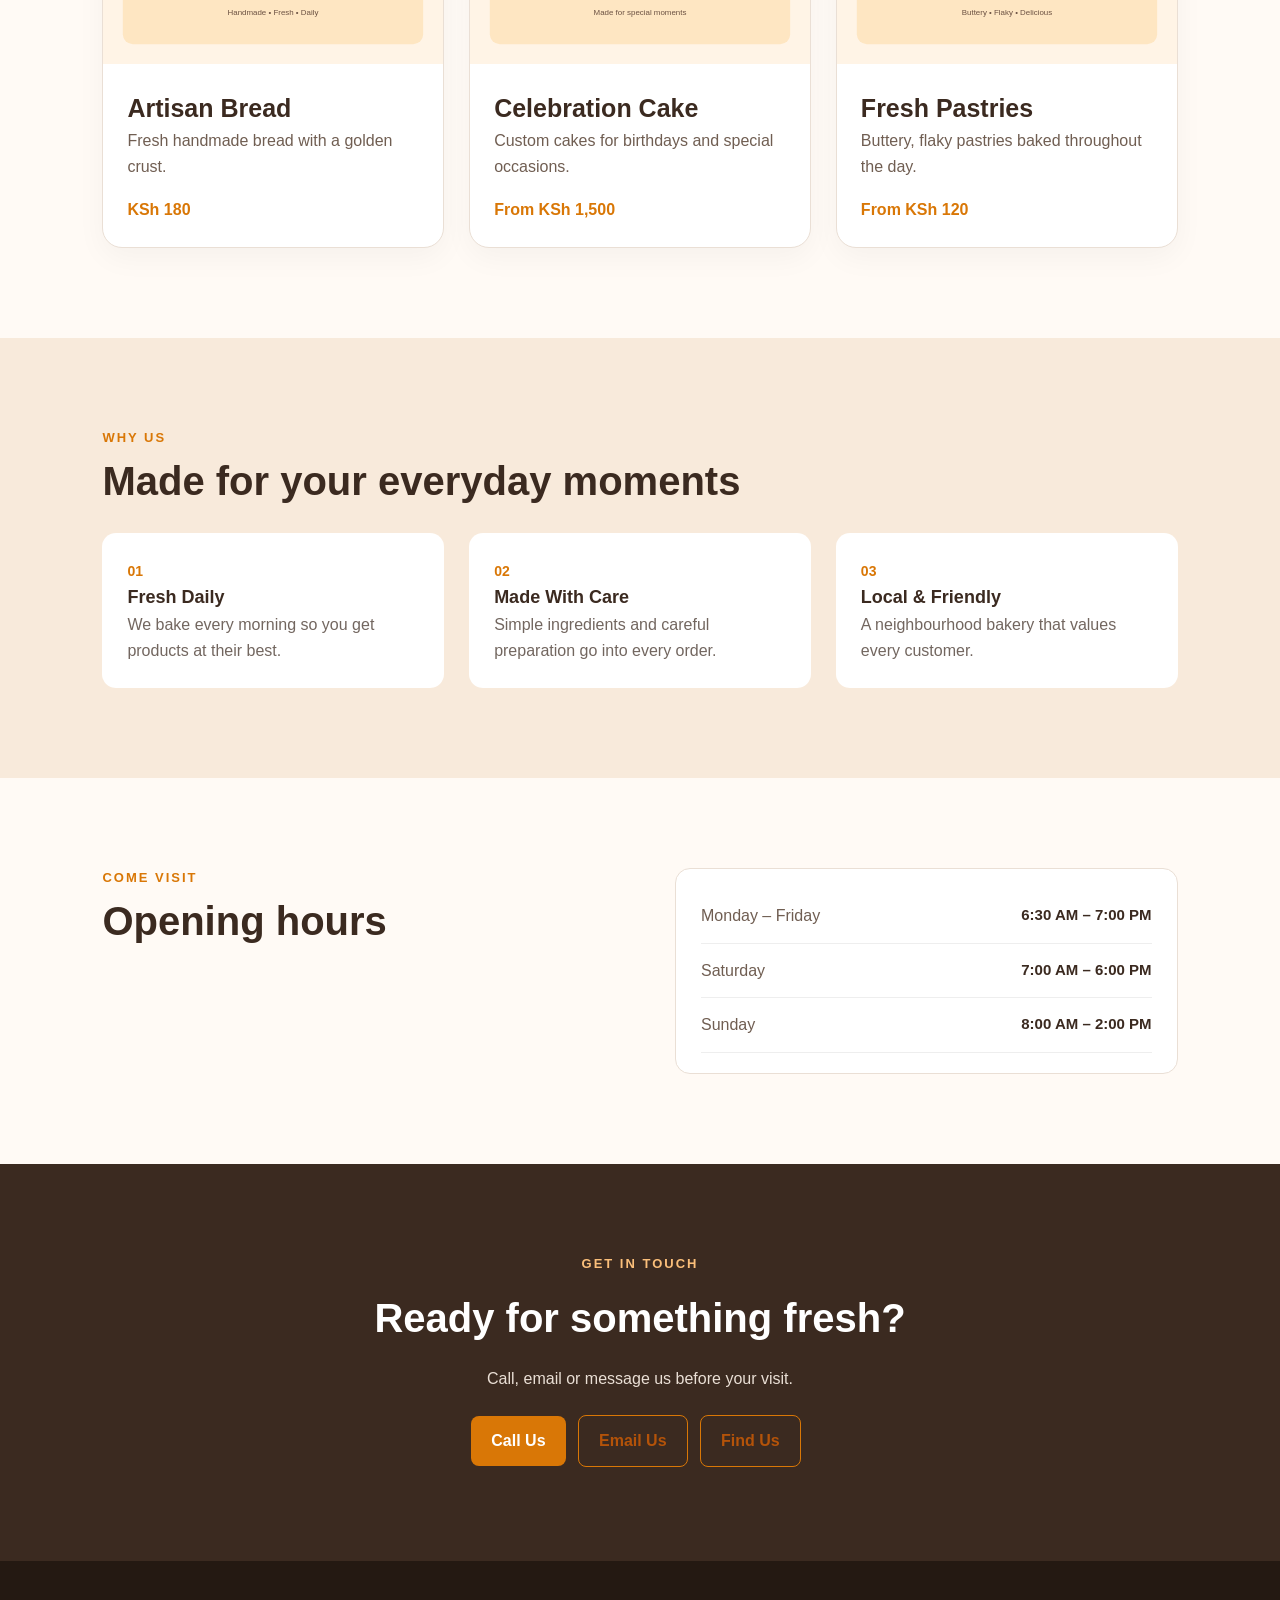
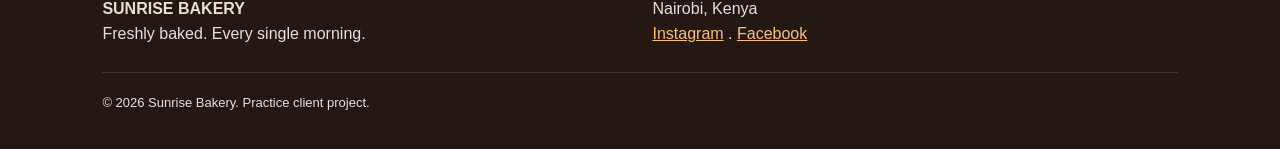
<file: examples/sunrise_bakery_client_html_css_project/starter/sunrise-bakery.html>
<!DOCTYPE html>
<html lang="en">

  <head>
    <meta charset="UTF-8">
    <meta name="viewport" content="width=device-width, initial-scale=1.0">
    <title>Sunrise Bakery</title>
    <link rel="stylesheet" href="sunrise-bakery.css">
  </head>

  <body>

    <!-- TASK 1: Header and navigation -->

    <header>
      <div class="logo">
        <a href="#Home">SUNRISE <span>BAKERY</span></a>
      </div>
      <nav>
        <a href="#Home">Home</a>
        <a href="#About">About</a>
        <a href="#Menu">Menu</a>
        <a href="#Contacts">Contact</a>
      </nav>
    </header>

    <main>

      <!-- TASK 2: Hero section -->

      <section id="Home" class="home">
        <div>
          <p class="top">
            NAIROBI'S FRIENDLY LOCAL BAKERY
          </p>
          <h1>
            Freshly baked.<br>Every single morning.
          </h1>
          <p class="p2">
            Warm bread, beautiful cakes and delicious pastries made with care for our community.
          </p>
          <a class="menu-button" href="#Menu">See Our Menu</a>
          <a class="whatsapp" href="https://wa.me/254700123456">Order on WhatsApp</a>
        </div>
        <img src="../assets/hero.svg" alt="Sunrise Bakery">
      </section>
      

      <!-- TASK 3: About section -->

      <section id="About" class="about">
        <div class="about-left">
        <p class="top">
          ABOUT US
        </p>
        <h2>
          Good baking, simple ingredients, happy customers.
        </h2>
        </div>
        <div class="about-right">
          <p>
            Sunrise Bakery is a local Nairobi bakery serving freshly baked bread, pastries and celebration cakes. We believe good food should be fresh, affordable and made with care.
          </p>
        </div>
      </section>

      <!-- TASK 4: Products/Menu section.Images are in ../assets/ -->

      <section id="Menu" class="menu">
        <p class="top">
          OUR MENU
        </p>
        <h3>
          Customer favourites
        </h3>
        <div class="grid">
          <article class="card">
            <img src="../assets/bread.svg" alt="Artisan Bread">
            <div>
              <h4>
                Artisan Bread
              </h4>
              <p>
                Fresh handmade bread with a golden crust.
              </p>
              <strong>KSh 180</strong>
            </div>
          </article>
          <article class="card">
           <img src="../assets/cake.svg" alt="Celebration Cake">
            <div>
              <h4>
                Celebration Cake
              </h4>
              <p>
                Custom cakes for birthdays and special occasions.
              </p>
              <strong>From KSh 1,500</strong>
            </div>
          </article>
          <article class="card">
           <img src="../assets/pastry.svg" alt="Fresh pastries">
            <div>
              <h4>
                Fresh Pastries
              </h4>
              <p>
                Buttery, flaky pastries baked throughout the day.
              </p>
              <strong>From KSh 120</strong>
            </div>
          </article>
        </div>
      </section>

      <!-- TASK 5: Why choose us section -->
      
      <section class="benefits">
        <p class="top">
          WHY US
        </p>
        <h5>
          Made for your everyday moments
        </h5>
        <div class="grid">
          <div class="features">
            <b>01</b>
            <h6>Fresh Daily</h6>
            <p>
              We bake every morning so you get products at their best.
            </p>
          </div>
          <div class="features">
            <b>02</b>
            <h6>Made With Care</h6>
            <p>
              Simple ingredients and careful preparation go into every order.
            </p>
          </div>
          <div class="features">
            <b>03</b>
            <h6>Local & Friendly</h6>
            <p>
              A neighbourhood bakery that values every customer.
            </p>
          </div>
        </div>
      </section>

      <!-- TASK 6: Opening hours -->

      <section class="opening-hours">
        <div class="left">
          <p class="top">COME VISIT</p>
          <h2>Opening hours</h2>
        </div>
        <div class="time-list">
          <div>
            <span>Monday – Friday</span>
            <b>6:30 AM – 7:00 PM</b>
          </div>
          <div>
            <span>Saturday</span>
            <b>7:00 AM – 6:00 PM</b>
          </div>
          <div>
            <span>Sunday</span>
            <b>8:00 AM – 2:00 PM</b>
          </div>
        </div>
      </section>

      <!-- TASK 7: Contact and location section -->

      <section id="Contacts" class="contact">
        <p class="top">
          GET IN TOUCH
        </p>
        <h2>
          Ready for something fresh?
        </h2>
        <p class="text">
          Call, email or message us before your visit.
        </p>
        <a class="menu-button" href="tel:+254700123456">
          Call Us
        </a>
        <a class="whatsapp" href="mailto:hello@sunrisebakery.example">
          Email Us
        </a>
        <a class="whatsapp" href="https://www.google.com/maps/search/?api=1query=Nairobi%2C%20Kenya">
          Find Us
        </a>
      </section>
    </main>

    <!-- TASK 8: Footer -->

    <footer>
      <div>
        <strong>SUNRISE BAKERY</strong>
        <p>Freshly baked. Every single morning.</p>
      </div>
      <div>
        Nairobi, Kenya
        <br>
        <a href="https://www.instagram.com/">Instagram</a>
        .
        <a href="https://www.facebook.com/">Facebook</a>
      </div>
      <p class="copyright">© 2026 Sunrise Bakery. Practice client project.</p>
    </footer>

  </body>

</html>
</file>
<file: examples/sunrise_bakery_client_html_css_project/reference/style.css>
* {
  box-sizing: border-box;
  margin: 0;
  padding: 0
}

html {
  scroll-behavior: smooth
}

body {
  font-family: Arial, Helvetica, sans-serif;
  color: #3b2a20;
  background: #fffaf5;
  line-height: 1.6
}

a {
  color: inherit
}

.header {
  position: sticky;
  top: 0;
  z-index: 5;
  display: flex;
  justify-content: space-between;
  align-items: center;
  padding: 20px 8%;
  background: #fff;
  border-bottom: 1px solid rgb(234, 223, 213)
}

.logo {
  text-decoration: none;
  font-weight: 900;
  font-size: 20px;
  letter-spacing: 1px
}

.logo span {
  color: #d97706
}

nav {
  display: flex;
  gap: 25px
}

nav a {
  text-decoration: none;
  color: #5f5149;
  font-weight: 600
}

nav a:hover {
  color: #d97706
}

.hero {
  min-height: 88vh;
  padding: 80px 8%;
  display: grid;
  grid-template-columns: 1.1fr .9fr;
  gap: 50px;
  align-items: center;
  background: #fff3e3
}

.hero h1 {
  font-size: clamp(45px, 6vw, 76px);
  line-height: 1.02;
  margin: 12px 0 20px
}

.lead {
  max-width: 580px;
  color: #705e52;
  font-size: 18px;
  margin-bottom: 30px
}

.hero img {
  width: 100%;
  border-radius: 28px;
  box-shadow: 0 20px 50px #0001
}

.eyebrow {
  font-size: 13px;
  letter-spacing: 2px;
  font-weight: 800;
  color: #d97706
}

.button {
  display: inline-block;
  text-decoration: none;
  background: rgb(217, 119, 6);
  color: #fff;
  padding: 12px 20px;
  border-radius: 8px;
  font-weight: 800;
  margin: 4px 8px 4px 0
}

.button:hover {
  background: #b45309
}

.outline {
  background: transparent;
  color: rgb(180, 83, 9);
  border: 1px solid rgb(217, 119, 6)
}

.section {
  padding: 90px 8%;
  max-width: 1200px;
  margin: auto
}

.section h2,
.contact h2 {
  font-size: 40px;
  line-height: 1.15;
  margin: 8px 0 25px
}

.about {
  display: grid;
  grid-template-columns: 1fr 1fr;
  gap: 70px
}

.about>p {
  color: #705e52;
  font-size: 18px
}

.grid {
  display: grid;
  grid-template-columns: repeat(3, 1fr);
  gap: 25px;
  margin-top: 30px
}

.card {
  background: #fff;
  border: 1px solid #eadfd5;
  border-radius: 15px;
  overflow: hidden;
  box-shadow: 0 10px 30px #0000000a
}

.card img {
  display: block;
  width: 100%
}

.card div {
  padding: 22px
}

.card h3 {
  font-size: 22px;
  margin-bottom: 6px
}

.card p,
.feature p {
  color: #705e52
}

.card strong {
  display: block;
  margin-top: 15px;
  color: #d97706
}

.benefits {
  background: #f8eadb;
  max-width: none
}

.feature {
  padding: 25px;
  background: #fff;
  border-radius: 14px
}

.feature b {
  color: #d97706;
  font-size: 14px
}

.hours {
  display: grid;
  grid-template-columns: 1fr 1fr;
  gap: 70px
}

.hours-list {
  background: #fff;
  border: 1px solid #eadfd5;
  border-radius: 15px;
  padding: 20px 25px
}

.hours-list p {
  display: flex;
  justify-content: space-between;
  gap: 20px;
  padding: 14px 0;
  border-bottom: 1px solid #eee
}

.hours-list p:last-child {
  border-bottom: 0
}

.hours-list span {
  color: #705e52
}

.contact {
  text-align: center;
  padding: 90px 8%;
  background: #3b2a20;
  color: #fff
}

.contact .eyebrow {
  color: #fbbf7a
}

.contact p {
  color: #eadfd5;
  margin-bottom: 20px
}

footer {
  padding: 35px 8%;
  display: grid;
  grid-template-columns: 1fr 1fr;
  gap: 25px;
  background: #241912;
  color: #eadfd5
}

footer a {
  color: #fbbf7a
}

.copyright {
  grid-column: 1/-1;
  border-top: 1px solid #ffffff22;
  padding-top: 20px;
  font-size: 13px
}

@media(max-width:800px) {
  .header {
    flex-direction: column;
    gap: 15px
  }

  .hero {
    grid-template-columns: 1fr;
    padding-top: 55px
  }

  .hero img {
    order: -1
  }

  .about,
  .hours {
    grid-template-columns: 1fr;
    gap: 30px
  }

  .grid {
    grid-template-columns: 1fr
  }

  .section h2,
  .contact h2 {
    font-size: 34px
  }

  footer {
    grid-template-columns: 1fr
  }

  .copyright {
    grid-column: auto
  }

  nav {
    gap: 15px;
    flex-wrap: wrap;
    justify-content: center
  }
}
</file>
<file: examples/styles/singlepage.css>
body {
  background-image: url(../../images/back-logo.png);
  background-repeat: no-repeat;
  background-size: cover;
  background-position: center;
  background-attachment: fixed;
  font-family: Arial, Helvetica, sans-serif;
  margin: 0;
  padding-top: 50px;
  color: black;
}

p {
  margin-bottom: 30px;
  margin-top: 40px;
  margin-left: 10px;
}

.service-example {
  background-color: brown;
  color: white;
  text-decoration: none;
  font-weight: 700;
  width: 70px;
  padding: 10px;
  padding-left: 15px;
  border-radius: 6px;
  margin-left: 30px;
  margin-top: 40px;
}

.service-example:hover {
  border: 2px solid brown;
  background-color: bisque;
  color: brown;
  cursor: pointer;
}
</file>
<file: examples/barber_shop_project/cut_and_craft.css>
body {
  background-color: rgb(12, 9, 2);
  font-family: Arial, Helvetica, sans-serif;
  color: goldenrod;
  margin: 0;
}

/*header*/

header {
  margin: 0;
  display: grid;
  grid-template-columns: 1fr 1fr;
  align-items: center;
  justify-content: center;
  min-width: 88vh;
  background-color: rgba(248, 183, 19, 0.834);
  height: 100px;
  position: sticky;
  top: 0;
  left: 0;
  right: 0;
  padding-left: 50px;
  padding-right: 50px;
}

header img:hover {
  cursor: pointer;
}

.name {
  width: 250px;
}

nav {
  display: flex;
  justify-content: space-between;
}

nav a {
  text-decoration: none;
  color: rgb(255, 255, 255);
  font-weight: bold;
  font-size: 12px;
}

nav a:hover {
  color: black;
}

/*Home-tab*/

.Home-tab {
  display: flex;
  align-items: center;
  padding-top: 120px;
  padding-left: 30px;
  padding-right: 30px;
  padding-bottom: 60px;
}

.top {
  font-weight: 900;
  font-size: 14px;
  color: rgb(255, 247, 0);
}

.home-image {
  display: flex;
  padding-left: 180px;
  padding-top: 80px;
}

.Home-tab img {
  border-radius: 15px;
  border: 10px solid rgb(199, 170, 4);
  overflow: hidden;
  box-shadow: 10px 10px rgba(255, 217, 0, 0.015);
}

h1 {
  font-size: 60px;
  font-family: 'Times New Roman', Times, serif;
}

.text {
  color: white;
  font-size: 20px;
}

.motto {
  color: rgba(255, 217, 0, 0.139);
  margin-bottom: 90px;
}

.button {
  font-weight: 700;
  text-decoration: none;
  padding-left: 15px;
  padding-right: 15px;
  padding-bottom: 9px;
  padding-top: 9px;
  background-color: rgb(120, 96, 35);
  border-radius: 4px;
  color: whitesmoke;
  margin-right: 70px;
}

.button-service {
  font-weight: 700;
  text-decoration: none;
  background-color: transparent;
  border: 2px solid goldenrod;
  padding-left: 10px;
  padding-right: 10px;
  padding-bottom: 9px;
  padding-top: 9px;
  border-radius: 4px;
  color: whitesmoke;
  margin-right: 70px;
}

.button:hover,
.button-service:hover {
  background-color: gold;
  color: black;
}

/*about-tab*/

.About-tab {
  display: flex;
  align-items: center;
  justify-content: center;
  gap: 20px;
  padding-left: 20px;
  padding-right: 20px;
  padding-bottom: 80px;
  padding-top: 90px;
  margin-top: 80px;
  margin-bottom: 100px;
  margin-left: 10px;
  margin-right: 10px;
  border-radius: 5px;
  background-color: rgba(254, 218, 11, 0.35);
  box-shadow: 0px 10px 15px rgba(248, 183, 19, 0.229);
}

.About-tab h1 {
  font-size: 40px;
}

.about-left {
  color: white;
  background-color: rgba(0, 0, 0, 0.594);
  padding-bottom: 30px;
  padding-right: 20px;
  padding-left: 20px;
  border: none;
  border-radius: 8px;
  box-shadow: 10px 10px 5px rgba(128, 128, 128, 0.443);
}

.About-tab p {
  font-size: 20px;
}

.About-tab b {
  color: rgba(128, 128, 128, 0.579);
}

/*services-tab*/

.services-tab {
  padding-top: 100px;
  padding-bottom: 100px;
}

.service-top .top {
  font-size: 30px;
}

.service-top {
  margin-top: 20px;
  padding-left: 30px;
  padding-bottom: 25px;
}

.grid {
  display: grid;
  grid-template-columns: 1fr 1fr 1fr 1fr;
  gap: 25px;
  padding-left: 25px;
  padding-right: 25px;
}

.card {
  background-color: rgb(124, 109, 22);
  border: 8px solid rgb(201, 175, 27);
  border-radius: 8px;
  overflow: hidden;
  color: rgb(213, 194, 88);
}

.card:hover {
  box-shadow: 16px 10px 8px rgba(233, 202, 29, 0.318);
  background-color: transparent;
  border: 4px solid rgb(201, 175, 27);
  overflow: hidden;
  cursor: pointer;
}

.card img {
  display: block;
  width: 100%;
}
.card div {
  padding-top: 10px;
  padding-left: 15px;
  padding-bottom: 20px;
}

h2 {
  color: rgb(233, 217, 137);
  font-family: Verdana, Geneva, Tahoma, sans-serif;
  font-size: 26px;
}

.card p {
  font-size: 15px;
}

b {
  color: white;
  font-weight: 800;
  font-size: 16px;
}

/*gallery-tab*/

.gallery-tab {
  background-color: rgba(255, 217, 0, 0.264);
  padding-top: 100px;
  padding-left: 30px;
  padding-right: 30px;
  padding-bottom: 100px;
  margin-top: 100px;
}

.gallery-tab .top {
  font-size: 30px;
}

.images {
  display: grid;
  row-gap: 40px;
  column-gap: 30px;
  grid-template-columns: 1fr 1fr 1fr;
  grid-template-rows: 1fr 1fr;
  padding-top: 50px;
}

.images img {
  width: 100%;
}

/*contact-tab*/

.Contact-tab {
  margin-top: 100px;
  padding-top: 100px;
  text-align: center;
}

.Contact-tab .top {
  font-size: 30px;
}

.Contact-tab h2 {
  font-size: 40px;
  padding-top: 40px;
  padding-bottom: 40px;
}

/*footer*/

footer {
  margin-top: 100px;
  padding: 30px 8%;
  display: grid;
  grid-template-columns: 1fr 1fr;
  gap: 30px;
  background-color: rgba(215, 215, 23, 0.323);
}

strong {
  font-size: 13px;
}

footer p {
  font-size: 10px;
}

.copyright {
  border-top: 1px solid rgba(255, 217, 0, 0.714);
  padding-top: 30px;
  padding-bottom: 0px;
  grid-column: 1 / -1;
}

footer a {
  color: rgba(0, 0, 0, 0.575);
}

@media (max-width: 1100px) {
  header {
    padding-left: 25px;
    padding-right: 25px;
  }

  .Home-tab {
    gap: 30px;
    padding-top: 80px;
  }

  .home-image {
    padding-left: 0;
    padding-top: 0;
  }

  .grid {
    grid-template-columns: 1fr 1fr 1fr;
  }

  .images {
    grid-template-columns: 1fr 1fr;
  }
}

@media (max-width: 900px) {
  header {
    grid-template-columns: 1fr;
    height: auto;
    min-width: 0;
    text-align: center;
    padding: 20px 13px;
  }

  nav {
    flex-wrap: wrap;
    justify-content: center;
    gap: 10px 18px;
  }

  .Home-tab,
  .About-tab {
    flex-direction: column;
    text-align: center;
  }

  .description,
  .About-tab > div {
    width: 100%;
  }

  .Home-tab {
    padding-top: 60px;
  }

  .button,
  .button-service {
    display: inline-block;
    margin: 10px 10px 0 0;
  }

  .grid {
    grid-template-columns: 1fr 1fr;
  }

  .images {
    grid-template-columns: 1fr 1fr;
  }

  footer {
    grid-template-columns: 1fr;
    text-align: center;
  }
}

@media (max-width: 700px) {
  h1 {
    font-size: 42px;
  }

  .About-tab h1,
  .Contact-tab h2 {
    font-size: 30px;
  }

  .grid,
  .images {
    grid-template-columns: 1fr;
  }

  .About-tab {
    margin-top: 50px;
    padding-top: 50px;
    padding-bottom: 50px;
  }

  .gallery-tab,
  .services-tab,
  .Contact-tab {
    padding-left: 20px;
    padding-right: 20px;
  }
}

@media (max-width: 520px) {
  body {
    overflow-x: hidden;
  }

  .name {
    width: 180px;
  }

  nav a {
    font-size: 11px;
  }

  .Home-tab,
  .About-tab,
  .gallery-tab,
  .services-tab,
  .Contact-tab {
    padding-left: 15px;
    padding-right: 15px;
  }

  h1 {
    font-size: 34px;
  }

  .text,
  .About-tab p,
  .About-tab b {
    font-size: 16px;
  }

  .top {
    font-size: 18px;
  }

  .button,
  .button-service {
    width: 100%;
    box-sizing: border-box;
    text-align: center;
    margin-right: 0;
  }

  .Contact-tab a {
    display: block;
    margin: 10px 0;
  }
}

@media (max-width: 360px) {
  .name {
    width: 150px;
  }

  nav {
    gap: 8px 12px;
  }

  .button,
  .button-service {
    padding-left: 8px;
    padding-right: 8px;
  }

  h1 {
    font-size: 28px;
  }
}
</file>
<file: examples/javascript-amazon-project-main/styles/shared/general.css>
body {
  font-family: Roboto, Arial;
  color: rgb(33, 33, 33);
  /* The <body> element has a default margin of 8px
     on all sides. This removes the default margins. */
  margin: 0;
}

/* <p> elements have a default margin on the top
   and bottom. This removes the default margins. */
p {
  margin: 0;
}

button {
  cursor: pointer;
}

select {
  cursor: pointer;
}

input, select, button {
  font-family: Roboto, Arial;
}

.button-primary {
  color: rgb(33, 33, 33);
  background-color: rgb(255, 216, 20);
  border: 1px solid rgb(252, 210, 0);
  border-radius: 8px;
  cursor: pointer;
  box-shadow: 0 2px 5px rgba(213, 217, 217, 0.5);
}

.button-primary:hover {
  background-color: rgb(247, 202, 0);
  border: 1px solid rgb(242, 194, 0);
}

.button-primary:active {
  background: rgb(255, 216, 20);
  border-color: rgb(252, 210, 0);
  box-shadow: none;
}

.button-secondary {
  color: rgb(33, 33, 33);
  background: white;
  border: 1px solid rgb(213, 217, 217);
  border-radius: 8px;
  cursor: pointer;
  box-shadow: 0 2px 5px rgba(213, 217, 217, 0.5);
}

.button-secondary:hover {
  background-color: rgb(247, 250, 250);
}

.button-secondary:active {
  background-color: rgb(237, 253, 255);
  box-shadow: none;
}

/* These styles will limit text to 2 lines. Anything
   beyond 2 lines will be replaced with "..."
   You can find this code by using an A.I. tool or by
   searching in Google.
   https://css-tricks.com/almanac/properties/l/line-clamp/ */
.limit-text-to-2-lines {
  display: -webkit-box;
  -webkit-line-clamp: 2;
  -webkit-box-orient: vertical;
  overflow: hidden;
}

.link-primary {
  color: rgb(1, 124, 182);
  cursor: pointer;
}

.link-primary:hover {
  color: rgb(196, 80, 0);
}

/* Styles for dropdown selectors. */
select {
  color: rgb(33, 33, 33);
  background-color: rgb(240, 240, 240);
  border: 1px solid rgb(213, 217, 217);
  border-radius: 8px;
  padding: 3px 5px;
  font-size: 15px;
  cursor: pointer;
  box-shadow: 0 2px 5px rgba(213, 217, 217, 0.5);
}

select:focus,
input:focus {
  outline: 2px solid rgb(255, 153, 0);
}
</file>
<file: examples/javascript-amazon-project-main/styles/shared/amazon-header.css>
.amazon-header {
  background-color: rgb(19, 25, 33);
  color: white;
  padding-left: 15px;
  padding-right: 15px;

  display: flex;
  align-items: center;
  justify-content: space-between;

  position: fixed;
  top: 0;
  left: 0;
  right: 0;
  height: 60px;
}

.amazon-header-left-section {
  width: 180px;
}

@media (max-width: 800px) {
  .amazon-header-left-section {
    width: unset;
  }
}

.header-link {
  display: inline-block;
  padding: 6px;
  border-radius: 2px;
  cursor: pointer;
  text-decoration: none;
  border: 1px solid rgba(0, 0, 0, 0);
}

.header-link:hover {
  border: 1px solid white;
}

.amazon-logo {
  width: 100px;
  margin-top: 5px;
}

.amazon-mobile-logo {
  display: none;
}

@media (max-width: 575px) {
  .amazon-logo {
    display: none;
  }

  .amazon-mobile-logo {
    display: block;
    height: 35px;
    margin-top: 5px;
  }
}

.amazon-header-middle-section {
  flex: 1;
  max-width: 850px;
  margin-left: 10px;
  margin-right: 10px;
  display: flex;
}

.search-bar {
  flex: 1;
  width: 0;
  font-size: 16px;
  height: 38px;
  padding-left: 15px;
  border: none;
  border-top-left-radius: 4px;
  border-bottom-left-radius: 4px;
  border-top-right-radius: 0;
  border-bottom-right-radius: 0;
}

.search-button {
  background-color: rgb(254, 189, 105);
  border: none;
  width: 45px;
  height: 40px;
  border-top-right-radius: 4px;
  border-bottom-right-radius: 4px;
  flex-shrink: 0;
}

.search-icon {
  height: 22px;
  margin-left: 2px;
  margin-top: 3px;
}

.amazon-header-right-section {
  width: 180px;
  flex-shrink: 0;
  display: flex;
  justify-content: end;
}

.orders-link {
  color: white;
}

.returns-text {
  display: block;
  font-size: 13px;
}

.orders-text {
  display: block;
  font-size: 15px;
  font-weight: 700;
}

.cart-link {
  color: white;
  display: flex;
  align-items: center;
  position: relative;
}

.cart-icon {
  width: 50px;
}

.cart-text {
  margin-top: 12px;
  font-size: 15px;
  font-weight: 700;
}

.cart-quantity {
  color: rgb(240, 136, 4);
  font-size: 16px;
  font-weight: 700;

  position: absolute;
  top: 4px;
  left: 22px;
  
  width: 26px;
  text-align: center;
}
</file>
<file: examples/javascript-amazon-project-main/styles/pages/amazon.css>
.main {
  margin-top: 60px;
}

.products-grid {
  display: grid;

  /* - In CSS Grid, 1fr means a column will take up the
       remaining space in the grid.
     - If we write 1fr 1fr ... 1fr; 8 times, this will
       divide the grid into 8 columns, each taking up an
       equal amount of the space.
     - repeat(8, 1fr); is a shortcut for repeating "1fr"
       8 times (instead of typing out "1fr" 8 times).
       repeat(...) is a special property that works with
       display: grid; */
  grid-template-columns: repeat(8, 1fr);
}

/* @media is used to create responsive design (making the
   website look good on any screen size). This @media
   means when the screen width is 2000px or less, we
   will divide the grid into 7 columns instead of 8. */
@media (max-width: 2000px) {
  .products-grid {
    grid-template-columns: repeat(7, 1fr);
  }
}

/* This @media means when the screen width is 1600px or
   less, we will divide the grid into 6 columns. */
@media (max-width: 1600px) {
  .products-grid {
    grid-template-columns: repeat(6, 1fr);
  }
}

@media (max-width: 1300px) {
  .products-grid {
    grid-template-columns: repeat(5, 1fr);
  }
}

@media (max-width: 1000px) {
  .products-grid {
    grid-template-columns: repeat(4, 1fr);
  }
}

@media (max-width: 800px) {
  .products-grid {
    grid-template-columns: repeat(3, 1fr);
  }
}

@media (max-width: 575px) {
  .products-grid {
    grid-template-columns: repeat(2, 1fr);
  }
}

@media (max-width: 450px) {
  .products-grid {
    grid-template-columns: 1fr;
  }
}

.product-container {
  padding-top: 40px;
  padding-bottom: 25px;
  padding-left: 25px;
  padding-right: 25px;

  border-right: 1px solid rgb(231, 231, 231);
  border-bottom: 1px solid rgb(231, 231, 231);

  display: flex;
  flex-direction: column;
}

.product-image-container {
  display: flex;
  justify-content: center;
  align-items: center;

  height: 180px;
  margin-bottom: 20px;
}

.product-image {
  /* Images will overflow their container by default. To
    prevent this, we set max-width and max-height to 100%
    so they stay inside their container. */
  max-width: 100%;
  max-height: 100%;
}

.product-name {
  height: 40px;
  margin-bottom: 5px;
}

.product-rating-container {
  display: flex;
  align-items: center;
  margin-bottom: 10px;
}

.product-rating-stars {
  width: 100px;
  margin-right: 6px;
}

.product-rating-count {
  color: rgb(1, 124, 182);
  cursor: pointer;
  margin-top: 3px;
}

.product-price {
  font-weight: 700;
  margin-bottom: 10px;
}

.product-quantity-container {
  margin-bottom: 17px;
}

.product-spacer {
  flex: 1;
}

.added-to-cart {
  color: rgb(6, 125, 98);
  font-size: 16px;

  display: flex;
  align-items: center;
  margin-bottom: 8px;

  /* At first, the "Added to cart" message will
     be invisible. Use JavaScript to change the
     opacity and make it visible. */
  opacity: 0;
}

.added-to-cart img {
  height: 20px;
  margin-right: 5px;
}

.add-to-cart-button {
  width: 100%;
  padding: 8px;
  border-radius: 50px;
}
</file>
<file: examples/javascript-amazon-project-main/styles/pages/orders.css>
.main {
  max-width: 850px;
  margin-top: 90px;
  margin-bottom: 100px;
  padding-left: 20px;
  padding-right: 20px;

  /* margin-left: auto;
     margin-right auto;
     Is a trick for centering an element horizontally
     without needing a container. */
  margin-left: auto;
  margin-right: auto;
}

.page-title {
  font-weight: 700;
  font-size: 26px;
  margin-bottom: 25px;
}

.orders-grid {
  display: grid;
  grid-template-columns: 1fr;
  row-gap: 50px;
}

.order-header {
  background-color: rgb(240, 242, 242);
  border: 1px solid rgb(213, 217, 217);

  display: flex;
  align-items: center;
  justify-content: space-between;

  padding: 20px 25px;
  border-top-left-radius: 8px;
  border-top-right-radius: 8px;
}

.order-header-left-section {
  display: flex;
  flex-shrink: 0;
}

.order-header-label {
  font-weight: 500;
}

.order-date,
.order-total {
  margin-right: 45px;
}

.order-header-right-section {
  flex-shrink: 1;
}

@media (max-width: 575px) {
  .order-header {
    flex-direction: column;
    align-items: start;
    line-height: 23px;
    padding: 15px;
  }

  .order-header-left-section {
    flex-direction: column;
  }

  .order-header-label {
    margin-right: 5px;
  }

  .order-date,
  .order-total {
    display: grid;
    grid-template-columns: auto 1fr;
    margin-right: 0;
  }

  .order-header-right-section {
    display: grid;
    grid-template-columns: auto 1fr;
  }
}

.order-details-grid {
  padding: 40px 25px;
  border: 1px solid rgb(213, 217, 217);
  border-top: none;
  border-bottom-left-radius: 8px;
  border-bottom-right-radius: 8px;

  display: grid;
  grid-template-columns: 110px 1fr 220px;
  column-gap: 35px;
  row-gap: 60px;
  align-items: center;
}

@media (max-width: 800px) {
  .order-details-grid {
    grid-template-columns: 110px 1fr;
    row-gap: 0;
    padding-bottom: 8px;
  }
}

@media (max-width: 450px) {
  .order-details-grid {
    grid-template-columns: 1fr;
  }
}

.product-image-container {
  text-align: center;
}

.product-image-container img {
  max-width: 110px;
  max-height: 110px;
}

.product-name {
  font-weight: 700;
  margin-bottom: 5px;
}

.product-delivery-date {
  margin-bottom: 3px;
}

.product-quantity {
  margin-bottom: 8px;
}

.buy-again-button {
  font-size: 15px;
  width: 140px;
  height: 36px;
  border-radius: 8px;

  display: flex;
  align-items: center;
  justify-content: center;
}

.buy-again-icon {
  width: 25px;
  margin-right: 15px;
}

.product-actions {
  align-self: start;
}

.track-package-button {
  width: 100%;
  font-size: 15px;
  padding: 8px;
}

@media (max-width: 800px) {
  .buy-again-button {
    margin-bottom: 10px;
  }

  .product-actions {
    /* grid-column: 2 means this element will be placed
       in column 2 in the grid. (Normally, the column that
       an element is placed in is determined by the order
       of the elements in the HTML. grid-column overrides
       this default ordering). */
    grid-column: 2;
    margin-bottom: 30px;
  }

  .track-package-button {
    width: 140px;
  }
}

@media (max-width: 450px) {
  .product-image-container {
    text-align: center;
    margin-bottom: 25px;
  }

  .product-image-container img {
    max-width: 150px;
    max-height: 150px;
  }

  .product-name {
    margin-bottom: 10px;
  }

  .product-quantity {
    margin-bottom: 15px;
  }

  .buy-again-button {
    width: 100%;
    margin-bottom: 15px;
  }

  .product-actions {
    /* grid-column: auto; undos grid-column: 2; from above.
       This element will now be placed in its normal column
       in the grid. */
    grid-column: auto;
    margin-bottom: 70px;
  }

  .track-package-button {
    width: 100%;
    padding: 12px;
  }
}
</file>
<file: examples/javascript-amazon-project-main/styles/pages/tracking.css>
.main {
  max-width: 850px;
  margin-top: 90px;
  margin-bottom: 100px;
  padding-left: 30px;
  padding-right: 30px;

  /* margin-left: auto;
     margin-right auto;
     Is a trick for centering an element horizontally
     without needing a container. */
  margin-left: auto;
  margin-right: auto;
}

.back-to-orders-link {
  display: inline-block;
  margin-bottom: 30px;
}

.delivery-date {
  font-size: 25px;
  font-weight: 700;
  margin-bottom: 10px;
}

.product-info {
  margin-bottom: 3px;
}

.product-image {
  max-width: 150px;
  max-height: 150px;
  margin-top: 25px;
  margin-bottom: 50px;
}

.progress-labels-container {
  display: flex;
  justify-content: space-between;
  font-size: 20px;
  font-weight: 500;
  margin-bottom: 15px;
}

.current-status {
  color: rgb(6, 125, 98);
}

@media (max-width: 575px) {
  .progress-labels-container {
    font-size: 16px;
  }
}

@media (max-width: 450px) {
  .progress-labels-container {
    flex-direction: column;
    margin-bottom: 5px;
  }

  .progress-label {
    margin-bottom: 3px;
  }
}

.progress-bar-container {
  height: 25px;
  width: 100%;

  border: 1px solid rgb(200, 200, 200);
  border-radius: 50px;
  overflow: hidden;
}

.progress-bar {
  height: 100%;
  background-color: green;
  border-radius: 50px;
  width: 50%;
}
</file>
<file: examples/sunrise_bakery_client_html_css_project/starter/sunrise-bakery.css>
/* SUNRISE BAKERY CLIENT PROJECT
   Build this yourself from the CLIENT_BRIEF.
   HTML + CSS ONLY.
*/

/* 1. CSS reset */
* {
  box-sizing: border-box;
  margin: 0;
  padding: 0;
}

html {
  scroll-behavior: smooth;
}

/* 2. Body */
body {
  font-family: Arial, Helvetica, sans-serif;
  background-color: rgb(255 250 245);
  color: rgb(59 42 32);
  line-height: 1.6;
}

a {
  color: inherit;
}

section {
  padding: 90px 8%;
  max-width: 1500px;
  margin: auto;
}

/* 3. Header + navigation */
header {
  background-color: white;
  display: flex;
  justify-content: space-between;
  align-items: center;
  position: sticky;
  top: 0;
  z-index: 5;
  padding: 20px 8%;
  border-bottom: 1px solid rgb(234, 223, 213);
}

header nav a:hover {
  color: rgb(217, 119, 6);
  cursor: pointer;
}

.logo {
  font-size: 20px;
  font-weight: 900;
  letter-spacing: 1px;
}

.logo:hover {
  cursor: pointer;
}

.logo a {
  text-decoration: none;
}

.logo span {
  color: rgb(217 119 6);
}

nav {
  display: flex;
  gap: 25px;
}

nav a {
  text-decoration: none;
  font-weight: 700;
  color: rgba(59, 42, 32, 0.838);
}

/* 4. Hero */
.home {
  display: grid;
  grid-template-columns: 1.2fr .9fr;
  padding: 80px 8%;
  min-height: 88vh;
  gap: 50px;
  align-items: center;
  background-color: rgb(255 243 227);
}

.top {
  font-size: 13px;
  font-weight: 800;
  letter-spacing: 2px;
  color: rgb(217, 119, 6);
}

.home h1 {
  font-size: clamp(45px, 6vw, 76px);
  line-height: 1.02;
  margin: 12px 0 20px;
}

.p2 {
  max-width: 580px;
  font-size: 18px;
  color: rgba(59, 42, 32, 0.719);
  margin-bottom: 30px;
}

.menu-button {
  display: inline-block;
  text-decoration: none;
  background-color: rgb(217, 119, 6);
  color: rgb(255 255 255);
  padding: 12px 20px;
  border-radius: 8px;
  font-weight: 800;
  margin: 4px 8px 4px 0;
}

.whatsapp {
  display: inline-block;
  text-decoration: none;
  background-color: transparent;
  border: solid;
  border-width: 1px;
  border-radius: 8px;
  border-color: rgb(217, 119, 6);
  padding: 12px 20px;
  margin-left: 10px;
  font-weight: 800;
  color: rgb(180, 83, 9);
  margin: 4px 8px 4px 0;
}

.menu-button:hover,
.whatsapp:hover {
  background-color: rgb(180, 83, 9);
  color: rgb(255, 255, 255);
}

.home img {
  width: 100%;
  border-radius: 28px;
  box-shadow: 0px 20px 50px rgba(0, 0, 0, 0.105);
}

.about {
  display: grid;
  grid-template-columns: 1fr 1fr;
  gap: 70px;
}

.about-right p {
  font-size: 18px;
  color: rgba(59, 42, 32, 0.719);
}

h2 {
  font-size: 40px;
  line-height: 1.2;
  margin: 8px 0 25px;
}

h3 {
  font-size: 40px;
  margin: 8px 0 25px;
}

.grid {
  display: grid;
  grid-template-columns: repeat(3, 1fr);
  gap: 25px;
}

.card {
  background-color: #fff;
  border: 1px solid #eadfd5;
  border-radius: 20px;
  overflow: hidden;
  box-shadow: 0 10px 30px rgba(0, 0, 0, 0.039)
}

.card img {
  width: 100%;
  display: block;
}

.card div {
  padding: 24px;
}

.card div h4 {
  font-size: 25px;
}

.card div p {
  color: rgb(112 94 82);
  margin-bottom: 18px;
}

.card div strong {
  display: block;
  color: rgb(217 119 6);
}

.benefits {
  background-color: rgb(248 234 219);
}

h5 {
  font-size: 40px;
  margin-bottom: 20px;
}

.features {
  padding: 25px;
  background: rgb(255, 255, 255);
  border-radius: 14px;
}

b {
  font-size: 14px;
  color: rgb(217, 119, 6);
}

h6 {
  display: block;
  font-size: 18px;
  font-weight: bold;
  unicode-bidi: isolate;
}

.features p {
  display: block;
  unicode-bidi: isolate;
  color: rgba(59, 42, 32, 0.719);
}

.opening-hours {
  display: grid;
  grid-template-columns: 1fr 1fr;
  gap: 70px;
}

.opening-hours h2 {
  font-size: 40px;
  font-weight: 700;
  margin:8px 0 25px ;
}

.time-list {
  background-color: rgb(255 255 255);
  border: 1px solid rgb(234 223 213);
  border-radius: 15px;
  padding: 20px 25px;
}

.time-list div {
  display: flex;
  justify-content: space-between;
  gap: 20px;
  padding: 14px 0;
  border-bottom: 1px solid rgb(238 238 238);
}

.time-list span {
  color: rgb(112 94 82);
}

.time-list b {
  color: rgb(59 42 32);
  font-weight: bolder;
  font-size: 15px;
}

.contact {
  background-color: rgb(59 42 32);
  color: rgb(255 255 255);
  text-align: center;
  padding: 90px 8%;
}

.contact p {
  margin-bottom: 20px;
}

.contact h2 {
  font-size: 40px;
  line-height: 1.15;
  margin: 8px 0 25px;
}

.contact .top {
  color: rgb(251 191 122);
}

.text {
  color: rgb(234 223 213);
  margin-bottom: 20px;
  margin-top: 25px;
}

footer {
  display: grid;
  grid-template-columns: 1fr 1fr;
  padding: 35px 8%;
  gap: 25px;
  background-color: rgb(36 25 18);
  color: rgb(234 223 213);
}

footer a {
  color: rgb(251 191 122);
}

.copyright {
  border-top: 1px solid rgb(255 255 255 / 13%);
  padding-top: 20px;
  grid-column: 1 / -1;
  font-size: small;
}

@media (max-width: 750px)  {
  header {
    flex-direction: column;
    gap: 15px
  }

  .home {
    grid-template-columns: 1fr;
    padding-top: 55px
  }

  .home img {
    order: -1
  }

  .about,
  .opening-hours {
    grid-template-columns: 1fr;
    gap: 30px
  }

  .grid {
    grid-template-columns: 1fr
  }

  .section h2,
  .contact h2 {
    font-size: 34px
  }

  footer {
    grid-template-columns: 1fr
  }

  .copyright {
    grid-column: auto
  }

  nav {
    gap: 15px;
    flex-wrap: wrap;
    justify-content: center
  }
}
</file>
